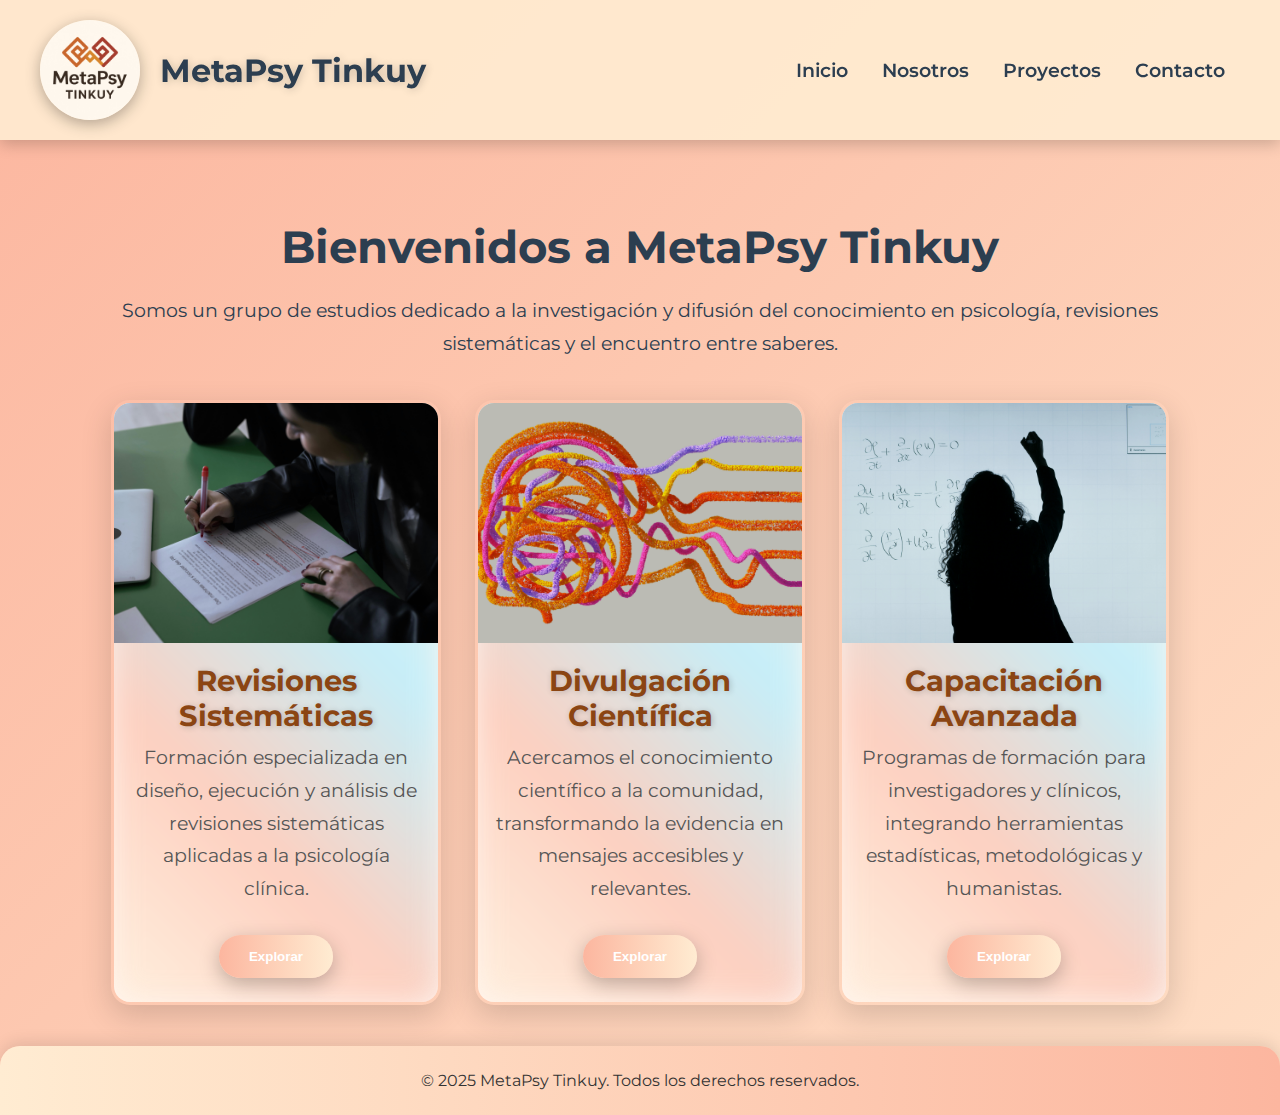
<file: metapsy-tinkuy/index.html>
<!DOCTYPE html>
<html lang="es">
<head>
<meta charset="UTF-8">
<title>MetaPsy Tinkuy - Inicio</title>
<link href="https://fonts.googleapis.com/css2?family=Montserrat:wght@400;600;700&display=swap" rel="stylesheet">
<style>
/* ===== BASE ===== */
* { margin: 0; padding: 0; box-sizing: border-box; }
body {
  font-family: 'Montserrat', sans-serif;
  background: linear-gradient(-45deg, #ffecd2, #fcb69f, #ffecd2, #fcb69f);
  background-size: 400% 400%;
  animation: gradientBG 20s ease infinite;
  color: #2c3e50;
  scroll-behavior: smooth;
}

/* ===== HEADER ===== */
header {
  display: flex;
  align-items: center;
  justify-content: space-between;
  padding: 20px 40px;
  background: rgba(255,236,210,0.9);
  box-shadow: 0 4px 15px rgba(0,0,0,0.2);
  position: sticky;
  top: 0;
  z-index: 1000;
}

header .logo-title {
  display: flex;
  align-items: center;
  gap: 20px; /* separa título del logo */
}

header img {
  border-radius: 50%;
  box-shadow: 0 4px 15px rgba(0,0,0,0.3);
  transition: transform 0.5s, box-shadow 0.5s;
}

header img:hover {
  transform: scale(1.15) rotate(5deg);
  box-shadow: 0 0 25px #00ff88, 0 0 40px #00ff88;
}

header h1 {
  font-size: 2rem;
  color: #2c3e50;
  text-shadow: 1px 1px 8px rgba(0,0,0,0.2);
  animation: textGlow 2s ease-in-out infinite;
}

nav a {
  margin: 0 15px;
  text-decoration: none;
  color: #2c3e50;
  font-weight: 600;
  font-size: 1.2rem; /* más grande */
  transition: all 0.3s ease;
}
nav a:hover { color: #ff5a36; text-shadow: 0 0 8px #ff5a36; }

/* ===== MAIN ===== */
main {
  max-width: 1100px;
  margin: 80px auto 40px auto; /* más espacio arriba */
  padding: 0 20px;
  text-align: center;
}

main h2 {
  font-size: 2.8rem;
  color: #2c3e50;
  margin-bottom: 20px;
  animation: textGlow 2s ease-in-out infinite;
}

main p {
  font-size: 1.2rem;
  line-height: 1.7;
  margin-bottom: 15px;
}

/* ===== TARJETAS INICIO ===== */
.inicio-cards {
  display: grid;
  grid-template-columns: repeat(auto-fit, minmax(320px, 1fr));
  gap: 2rem;
  margin-top: 40px;
}

.inicio-card {
  background: #fff7f2;
  border-radius: 20px;
  overflow: hidden;
  box-shadow: 0 10px 30px rgba(0,0,0,0.15);
  border: 4px solid transparent;
  background-clip: padding-box;
  position: relative;
  transition: transform 0.5s, box-shadow 0.5s, border 1s;
  opacity: 0;
  transform: translateY(40px);
}

.inicio-card::before {
  content: "";
  position: absolute;
  top: -4px; left: -4px; right: -4px; bottom: -4px;
  border-radius: 24px;
  background: linear-gradient(45deg, #ffecd2, #fcb69f, #a0eaff, #ffecd2);
  z-index: -1;
  filter: blur(15px);
  opacity: 0.6;
  animation: borderGlow 6s linear infinite;
}

.inicio-card img {
  width: 100%;
  height: 240px;
  object-fit: cover;
  transition: transform 0.5s, filter 0.5s;
  filter: brightness(0.95);
}

.inicio-card:hover img {
  transform: scale(1.05);
  filter: brightness(1.05);
}

.inicio-card h3 {
  margin: 1rem 0 0.5rem 0;
  color: #8B4513;
  font-size: 1.8rem;
  text-shadow: 1px 1px 6px rgba(0,0,0,0.2);
}

.inicio-card p {
  padding: 0 1rem 1rem 1rem;
  color: #555;
}

.inicio-card .btn {
  margin-bottom: 1.5rem;
}

/* ===== BOTONES ===== */
.btn {
  display: inline-block;
  padding: 14px 30px; /* más grande */
  border-radius: 25px;
  border: none;
  background: linear-gradient(90deg, #fcb69f, #ffecd2);
  color: #fff;
  font-weight: 600;
  cursor: pointer;
  transition: all 0.3s ease;
  box-shadow: 0 6px 20px rgba(0,0,0,0.25);
}
.btn:hover {
  transform: scale(1.05);
  box-shadow: 0 10px 30px rgba(0,0,0,0.3);
}

/* ===== FOOTER ===== */
footer {
  text-align: center;
  padding: 25px;
  margin-top: 40px;
  background: linear-gradient(90deg, #ffecd2, #fcb69f);
  border-top-left-radius: 20px;
  border-top-right-radius: 20px;
  color: #333;
  box-shadow: 0 -4px 15px rgba(0,0,0,0.1);
}

/* ===== ANIMACIONES ===== */
@keyframes fadeInUp { to { opacity: 1; transform: translateY(0); } }
@keyframes gradientBG { 0% {background-position:0% 50%;} 50% {background-position:100% 50%;} 100% {background-position:0% 50%;} }
@keyframes textGlow { 0%,100% { text-shadow: 2px 2px 8px rgba(0,0,0,0.2); } 50% { text-shadow: 0 0 20px #2c3e50, 0 0 30px #2c3e50; } }
@keyframes borderGlow { 0% { transform: rotate(0deg); } 50% { transform: rotate(180deg); } 100% { transform: rotate(360deg); } }

/* ===== RESPONSIVE ===== */
@media (max-width: 768px) { main h2 { font-size: 2.2rem; } }
@media (max-width: 480px) {
  header { flex-direction: column; text-align: center; }
  header img { margin-bottom: 10px; }
  nav { margin-top: 10px; }
  nav a { font-size: 1rem; }
  .inicio-card img { height: 200px; }
}
</style>
</head>
<body>

<header>
  <div class="logo-title">
    <img src="logometapsytinkuy.jpeg" alt="Logo MetaPsy Tinkuy" width="100">
    <h1>MetaPsy Tinkuy</h1>
  </div>
  <nav>
    <a href="index.html">Inicio</a>
    <a href="nosotros.html">Nosotros</a>
    <a href="proyectos.html">Proyectos</a>
    <a href="contacto.html">Contacto</a>
  </nav>
</header>

<main>
  <h2>Bienvenidos a MetaPsy Tinkuy</h2>
  <p>Somos un grupo de estudios dedicado a la investigación y difusión del conocimiento en psicología, revisiones sistemáticas y el encuentro entre saberes.</p>

  <div class="inicio-cards">
    <div class="inicio-card">
      <img src="revisionessistematicas.jpg" alt="Revisiones Sistemáticas">
      <h3>Revisiones Sistemáticas</h3>
      <p>Formación especializada en diseño, ejecución y análisis de revisiones sistemáticas aplicadas a la psicología clínica.</p>
      <button class="btn">Explorar</button>
    </div>

    <div class="inicio-card">
      <img src="divulgacioncientifica.jpg" alt="Divulgación Científica">
      <h3>Divulgación Científica</h3>
      <p>Acercamos el conocimiento científico a la comunidad, transformando la evidencia en mensajes accesibles y relevantes.</p>
      <button class="btn">Explorar</button>
    </div>

    <div class="inicio-card">
      <img src="capacitacionespecializada.jpg" alt="Capacitación Avanzada">
      <h3>Capacitación Avanzada</h3>
      <p>Programas de formación para investigadores y clínicos, integrando herramientas estadísticas, metodológicas y humanistas.</p>
      <button class="btn">Explorar</button>
    </div>
  </div>
</main>

<footer>
  <p>&copy; 2025 MetaPsy Tinkuy. Todos los derechos reservados.</p>
</footer>

<script>
const cards = document.querySelectorAll('.inicio-card');
const observer = new IntersectionObserver(entries => {
  entries.forEach(entry => {
    if(entry.isIntersecting){
      entry.target.style.opacity = 1;
      entry.target.style.transform = 'translateY(0)';
    }
  });
}, {threshold:0.3});

cards.forEach(card => observer.observe(card));
</script>
</body>
</html>
</file>
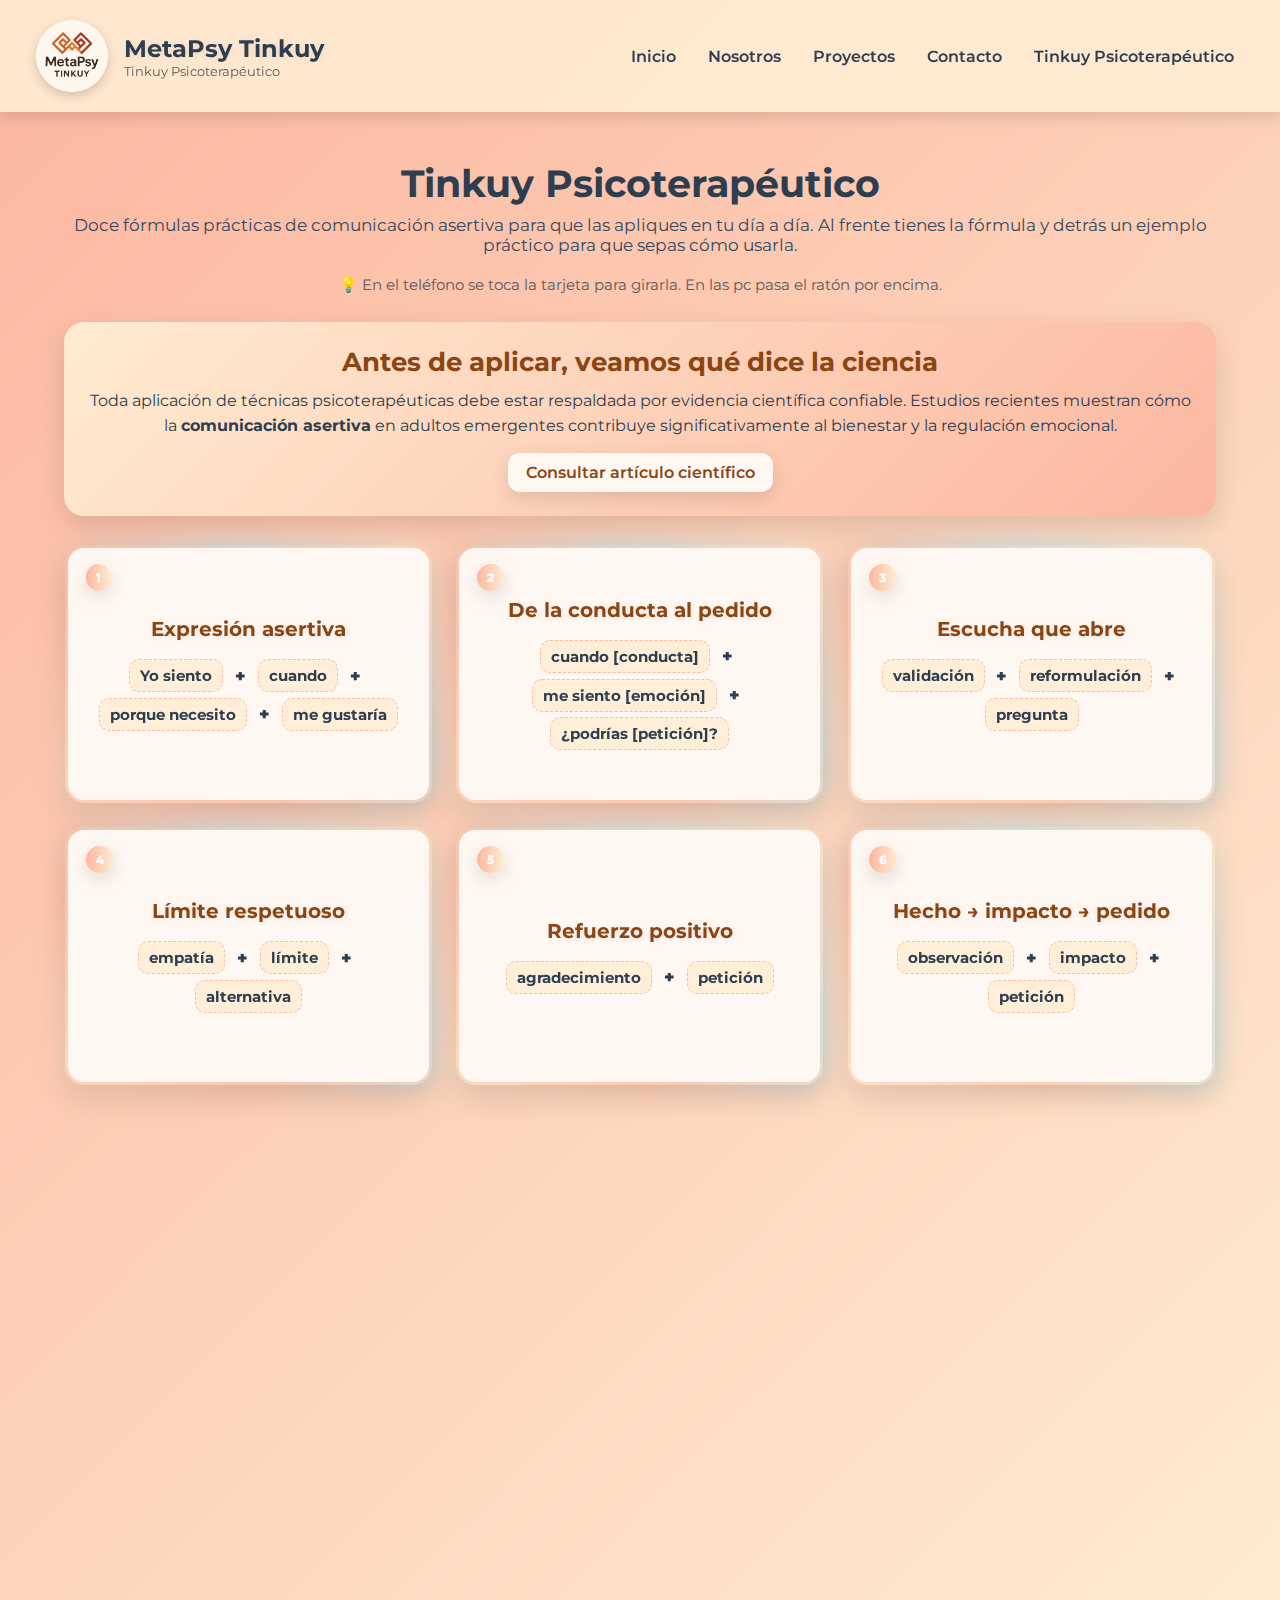
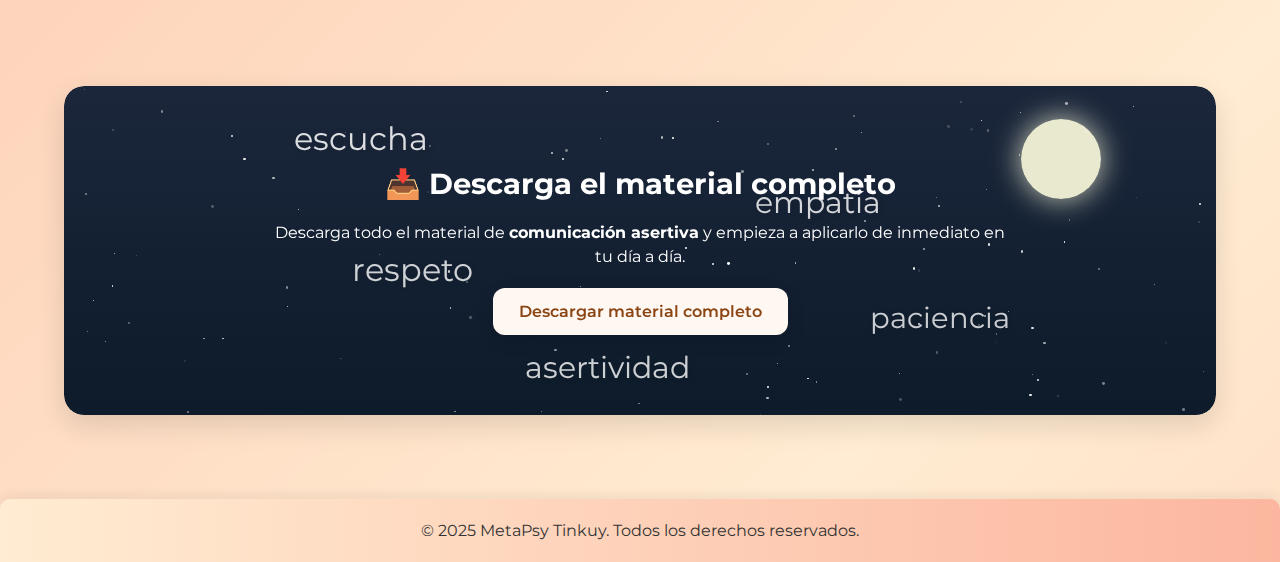
<file: tinkuy_psicoterapeutico/index.html>
<!DOCTYPE html>
<html lang="es">
<head>
  <meta charset="utf-8" />
  <meta name="viewport" content="width=device-width, initial-scale=1" />
  <title>MetaPsy Tinkuy — Tinkuy Psicoterapéutico</title>
  <link rel="icon" href="../favicon.png" type="image/png" />
  <link href="https://fonts.googleapis.com/css2?family=Montserrat:wght@400;600;700&display=swap" rel="stylesheet">

  <style>
    /* ===== BASE ===== */
    * { box-sizing: border-box; margin: 0; padding: 0; }
    html, body { height: 100%; }
    body {
      font-family: 'Montserrat', sans-serif;
      background: linear-gradient(-45deg, #ffecd2, #fcb69f, #ffecd2, #fcb69f);
      background-size: 400% 400%;
      animation: gradientBG 20s ease infinite;
      color: #2c3e50;
      -webkit-font-smoothing:antialiased;
      scroll-behavior: smooth;
      display: flex;
      flex-direction: column;
      min-height: 100vh;
    }

    /* ===== HEADER ===== */
    header {
      display:flex; align-items:center; justify-content:space-between;
      padding:20px 36px;
      background: rgba(255,236,210,0.92);
      box-shadow: 0 4px 15px rgba(0,0,0,0.14);
      position: sticky; top:0; z-index:1100;
      backdrop-filter: blur(6px);
    }
    .logo-title { display:flex; align-items:center; gap:16px; }
    .logo-title img { width:72px; height:72px; border-radius:50%; object-fit:cover; box-shadow: 0 4px 12px rgba(0,0,0,0.18); transition: transform .45s ease; }
    .logo-title img:hover { transform: scale(1.08) rotate(3deg); }
    header h1 { font-size:1.5rem; color:#2c3e50; text-shadow: 1px 1px 8px rgba(0,0,0,0.08); }

    nav { display:flex; gap:12px; align-items:center; }
    nav a { text-decoration:none; color:#2c3e50; font-weight:600; padding:6px 10px; border-radius:8px; transition: all .22s ease; }
    nav a:hover { color:#ff5a36; text-shadow: 0 0 8px #ff5a36; background: rgba(255,255,255,0.35); }

    /* ===== MAIN ===== */
    main { max-width:1200px; width:100%; margin:48px auto; padding: 0 24px; flex:1; }
    main h2 { font-size:2.4rem; text-align:center; margin-bottom:8px; animation:textGlow 2s ease-in-out infinite; }
    main p.lead { text-align:center; font-size:1.05rem; color:#35495e; margin-bottom:20px; }

    .tap-hint { text-align:center; color:#5b5b5b; margin-bottom:18px; font-size:.95rem; }

    /* ===== GRID (3 por fila) ===== */
    .grid {
      display: grid;
      grid-template-columns: repeat(3, 1fr);
      gap: 22px;
      align-items: stretch;
    }
    @media (max-width: 1024px) { .grid { grid-template-columns: repeat(2, 1fr); } }
    @media (max-width: 640px) { .grid { grid-template-columns: 1fr; } }

    /* ===== FLIP CARD - estilo rico (no simplificado) ===== */
    .flip-card { perspective: 1400px; opacity: 0; transform: translateY(24px); transition: opacity .6s ease, transform .6s ease; }
    .flip-card.inview { opacity: 1; transform: translateY(0); }

    .flip-inner {
      position: relative;
      width: 100%;
      height: 260px;
      transform-style: preserve-3d;
      transition: transform .8s cubic-bezier(.2,.7,.2,1);
      border-radius: 20px;
      overflow: visible;
      margin: 0;
    }

    /* rotate on hover for desktop */
    .flip-card:hover .flip-inner { transform: rotateY(180deg); }

    /* class to toggle on touch devices */
    .flip-card.flipped .flip-inner { transform: rotateY(180deg); }

    .flip-face {
      position: absolute;
      inset: 0;
      display: flex;
      flex-direction: column;
      align-items: center;
      justify-content: center;
      padding: 20px 22px;
      backface-visibility: hidden;
      border-radius: 20px;
      background: #fff7f2;
      border: 4px solid transparent;
      background-clip: padding-box;
      box-shadow: 0 12px 30px rgba(0,0,0,0.12);
    }

    /* decorative blurred gradient border behind card */
    .flip-face::before {
      content: "";
      position: absolute;
      inset: -4px;
      border-radius: 24px;
      z-index: -1;
      background: linear-gradient(45deg, #ffecd2, #fcb69f, #a0eaff, #ffecd2);
      filter: blur(14px);
      opacity: .68;
      animation: borderGlow 8s linear infinite;
    }

    .front { text-align:center; gap:10px; }
    .front h3 { margin-bottom:8px; font-size:1.25rem; color:#8B4513; text-shadow: 1px 1px 6px rgba(0,0,0,0.08); }
    .formula { font-weight:700; font-size:1.05rem; color:#2c3e50; display:inline-flex; gap:.35rem; align-items:center; flex-wrap:wrap; justify-content:center; }
    .formula .token { display:inline-block; padding:6px 10px; border-radius:10px; background: rgba(255,236,210,0.8); border: 1px dashed rgba(252,182,159,0.85); font-size:.95rem; }
    .formula .plus { display:inline-block; font-weight:900; padding:0 .40rem; color:#2c3e50; }

    .back { transform: rotateY(180deg); text-align:left; background: linear-gradient(135deg,#ffffff,#f7f7f7); }
    .back h4 { font-size:1.05rem; color:#8B4513; margin-bottom:8px; }
    .back p { color:#333; line-height:1.55; font-size:.99rem; }

    .badge { position: absolute; left: 18px; top: 16px; display:inline-block; font-size:.75rem; font-weight:800; padding:6px 10px; border-radius:999px; background: linear-gradient(90deg,#fcb69f,#ffecd2); color:#fff; box-shadow: 0 6px 18px rgba(0,0,0,0.12); }

    /* subtle hover lift */
    .flip-card .flip-inner { will-change: transform; }
    .flip-card:hover { transform: translateY(-6px); transition: transform .25s ease; }

    /* small screens: reduce height a bit */
    @media (max-width: 480px) {
      .flip-inner { height:220px; }
    }

    /* ===== FOOTER ===== */
    footer { text-align:center; padding:22px 18px; background: linear-gradient(90deg,#ffecd2,#fcb69f); color:#333; border-top-left-radius: 10px; border-top-right-radius:10px; box-shadow: 0 -4px 12px rgba(0,0,0,0.06); }

    /* ===== ANIMACIONES ===== */
    @keyframes gradientBG { 0%{ background-position:0% 50% } 50%{ background-position:100% 50% } 100%{ background-position:0% 50% } }
    @keyframes textGlow { 0%,100%{ text-shadow: 2px 2px 8px rgba(0,0,0,0.12);} 50%{ text-shadow: 0 0 18px #2c3e50; } }
    @keyframes borderGlow { 0%{ transform: rotate(0deg);} 50%{ transform: rotate(180deg);} 100%{ transform: rotate(360deg);} }

    /* small utility */
    .sr-only { position:absolute!important; width:1px;height:1px;padding:0;margin:-1px;overflow:hidden;clip:rect(0,0,0,0);white-space:nowrap;border:0; }
  </style>
</head>

<body>
  <!-- ===== HEADER ===== -->
  <header>
    <div class="logo-title">
      <img src="../logometapsytinkuy.jpeg" alt="Logo MetaPsy Tinkuy" width="72" height="72">
      <div>
        <h1>MetaPsy Tinkuy</h1>
        <div style="font-size:.82rem;color:#5b5b5b;">Tinkuy Psicoterapéutico</div>
      </div>
    </div>

    <nav aria-label="Navegación principal">
      <a href="../index.html">Inicio</a>
      <a href="../nosotros.html">Nosotros</a>
      <a href="../proyectos.html">Proyectos</a>
      <a href="../contacto.html">Contacto</a>
      <a href="./index.html" aria-current="page">Tinkuy Psicoterapéutico</a>
    </nav>
  </header>

  <!-- ===== MAIN ===== -->
  <main>
    <h2>Tinkuy Psicoterapéutico</h2>
    <p class="lead">Doce fórmulas prácticas de comunicación asertiva para que las apliques en tu día a día. Al frente tienes la fórmula y detrás un ejemplo práctico para que sepas cómo usarla.</p>

    <p class="tap-hint">💡 En el teléfono se toca la tarjeta para girarla. En las pc pasa el ratón por encima.</p>

    <!-- ===== Sección de respaldo científico ===== -->
<section id="evidencia-cientifica" style="background: linear-gradient(135deg,#ffecd2,#fcb69f); padding:24px; border-radius:20px; margin:28px 0; box-shadow:0 10px 28px rgba(0,0,0,0.12);">
  <h3 style="color:#8B4513; text-align:center; margin-bottom:12px; font-size:1.6rem;">Antes de aplicar, veamos qué dice la ciencia</h3>
  <p style="color:#2c3e50; font-size:1rem; line-height:1.55; text-align:center; margin-bottom:14px;">
    Toda aplicación de técnicas psicoterapéuticas debe estar respaldada por evidencia científica confiable. Estudios recientes muestran cómo la <strong>comunicación asertiva</strong> en adultos emergentes contribuye significativamente al bienestar y la regulación emocional.
  </p>
  <p style="text-align:center;">
    <a href="https://www.frontiersin.org/articles/10.3389/feduc.2023.1058519/full" target="_blank" style="display:inline-block; padding:10px 18px; font-weight:600; border-radius:12px; background: #fff7f2; color:#8B4513; text-decoration:none; box-shadow:0 6px 18px rgba(0,0,0,0.12); transition: all .22s ease;">
      Consultar artículo científico
    </a>
  </p>
</section>

    <section class="grid" aria-label="Tarjetas de fórmulas">
      <!-- CARD 01 -->
      <article class="flip-card" tabindex="0" role="button" aria-pressed="false" aria-label="Fórmula 1">
        <div class="flip-inner" aria-hidden="false">
          <div class="flip-face front" aria-hidden="false">
            <span class="badge">1</span>
            <h3>Expresión asertiva</h3>
            <p class="formula">
              <span class="token">Yo siento</span>
              <span class="plus">+</span>
              <span class="token">cuando</span>
              <span class="plus">+</span>
              <span class="token">porque necesito</span>
              <span class="plus">+</span>
              <span class="token">me gustaría</span>
            </p>
          </div>

          <div class="flip-face back" aria-hidden="true">
            <h4>Ejemplo</h4>
            <p>"Yo me siento <strong>frustrado</strong> cuando los planes cambian a última hora, porque necesito <strong>organizarme</strong>. Me gustaría que me avises con al menos <strong>24 horas</strong> de anticipación."</p>
          </div>
        </div>
      </article>

      <!-- CARD 02 -->
      <article class="flip-card" tabindex="0" role="button" aria-pressed="false" aria-label="Fórmula 2">
        <div class="flip-inner">
          <div class="flip-face front">
            <span class="badge">2</span>
            <h3>De la conducta al pedido</h3>
            <p class="formula">
              <span class="token">cuando [conducta]</span>
              <span class="plus">+</span>
              <span class="token">me siento [emoción]</span>
              <span class="plus">+</span>
              <span class="token">¿podrías [petición]?</span>
            </p>
          </div>

          <div class="flip-face back">
            <h4>Ejemplo</h4>
            <p>"Cuando hablas por el altavoz durante la noche me siento <strong>tenso</strong> porque necesito <strong>descansar</strong>. ¿Podrías usar audífonos después de las <strong>10 pm</strong>?"</p>
          </div>
        </div>
      </article>

      <!-- CARD 03 -->
      <article class="flip-card" tabindex="0" role="button" aria-pressed="false" aria-label="Fórmula 3">
        <div class="flip-inner">
          <div class="flip-face front">
            <span class="badge">3</span>
            <h3>Escucha que abre</h3>
            <p class="formula">
              <span class="token">validación</span>
              <span class="plus">+</span>
              <span class="token">reformulación</span>
              <span class="plus">+</span>
              <span class="token">pregunta</span>
            </p>
          </div>

          <div class="flip-face back">
            <h4>Ejemplo</h4>
            <p>"Tiene sentido que estés <strong>molesto</strong>. Si entiendo bien, te preocupa el <strong>plazo</strong>. ¿Qué te ayudaría a sentirte más tranquilo ahora?"</p>
          </div>
        </div>
      </article>

      <!-- CARD 04 -->
      <article class="flip-card" tabindex="0" role="button" aria-pressed="false" aria-label="Fórmula 4">
        <div class="flip-inner">
          <div class="flip-face front">
            <span class="badge">4</span>
            <h3>Límite respetuoso</h3>
            <p class="formula">
              <span class="token">empatía</span>
              <span class="plus">+</span>
              <span class="token">límite</span>
              <span class="plus">+</span>
              <span class="token">alternativa</span>
            </p>
          </div>

          <div class="flip-face back">
            <h4>Ejemplo</h4>
            <p>"Entiendo que quieras conversar ahora. <strong>No puedo</strong> atenderte en este momento. ¿Te parece si hablamos a las <strong>6 pm</strong>?"</p>
          </div>
        </div>
      </article>

      <!-- CARD 05 -->
      <article class="flip-card" tabindex="0" role="button" aria-pressed="false" aria-label="Fórmula 5">
        <div class="flip-inner">
          <div class="flip-face front">
            <span class="badge">5</span>
            <h3>Refuerzo positivo</h3>
            <p class="formula">
              <span class="token">agradecimiento</span>
              <span class="plus">+</span>
              <span class="token">petición</span>
            </p>
          </div>

          <div class="flip-face back">
            <h4>Ejemplo</h4>
            <p>"Gracias por tu apoyo con la mudanza. ¿Podrías también ayudarme a <strong>etiquetar las cajas</strong> mañana por la tarde?"</p>
          </div>
        </div>
      </article>

      <!-- CARD 06 -->
      <article class="flip-card" tabindex="0" role="button" aria-pressed="false" aria-label="Fórmula 6">
        <div class="flip-inner">
          <div class="flip-face front">
            <span class="badge">6</span>
            <h3>Hecho → impacto → pedido</h3>
            <p class="formula">
              <span class="token">observación</span>
              <span class="plus">+</span>
              <span class="token">impacto</span>
              <span class="plus">+</span>
              <span class="token">petición</span>
            </p>
          </div>

          <div class="flip-face back">
            <h4>Ejemplo</h4>
            <p>"Noté que el informe llegó <strong>sin las referencias</strong>; me dificulta revisarlo. ¿Podrías <strong>adjuntarlas</strong> hoy?"</p>
          </div>
        </div>
      </article>

      <!-- CARD 07 -->
      <article class="flip-card" tabindex="0" role="button" aria-pressed="false" aria-label="Fórmula 7">
        <div class="flip-inner">
          <div class="flip-face front">
            <span class="badge">7</span>
            <h3>Desescalar</h3>
            <p class="formula">
              <span class="token">pausa</span>
              <span class="plus">+</span>
              <span class="token">hechos</span>
              <span class="plus">+</span>
              <span class="token">colaborar</span>
            </p>
          </div>

          <div class="flip-face back">
            <h4>Ejemplo</h4>
            <p>"Démonos <strong>5 minutos</strong>. Lo que pasó fue que <strong>no llegó el archivo</strong>. Mi intención es <strong>resolverlo juntos</strong>."</p>
          </div>
        </div>
      </article>

      <!-- CARD 08 -->
      <article class="flip-card" tabindex="0" role="button" aria-pressed="false" aria-label="Fórmula 8">
        <div class="flip-inner">
          <div class="flip-face front">
            <span class="badge">8</span>
            <h3>Escucha activa</h3>
            <p class="formula">
              <span class="token">parafraseo</span>
              <span class="plus">+</span>
              <span class="token">reflejo</span>
              <span class="plus">+</span>
              <span class="token">síntesis</span>
            </p>
          </div>

          <div class="flip-face back">
            <h4>Ejemplo</h4>
            <p>"Entonces, lo que dices es que el <strong>plazo</strong> es ajustado y te sientes <strong>presionado</strong>. En resumen, necesitas <strong>apoyo</strong> con la parte final."</p>
          </div>
        </div>
      </article>

      <!-- CARD 09 -->
      <article class="flip-card" tabindex="0" role="button" aria-pressed="false" aria-label="Fórmula 9">
        <div class="flip-inner">
          <div class="flip-face front">
            <span class="badge">9</span>
            <h3>Negociación simple</h3>
            <p class="formula">
              <span class="token">yo necesito</span>
              <span class="plus">+</span>
              <span class="token">negociemos</span>
              <span class="plus">+</span>
              <span class="token">acuerdo</span>
            </p>
          </div>

          <div class="flip-face back">
            <h4>Ejemplo</h4>
            <p>"Yo necesito <strong>dos horas</strong> para terminar. Negociemos la entrega: ¿te parece que lo envíe a las <strong>7 pm</strong> y revisamos mañana?"</p>
          </div>
        </div>
      </article>

      <!-- CARD 10 -->
      <article class="flip-card" tabindex="0" role="button" aria-pressed="false" aria-label="Fórmula 10">
        <div class="flip-inner">
          <div class="flip-face front">
            <span class="badge">10</span>
            <h3>Decir no con respeto</h3>
            <p class="formula">
              <span class="token">aprecio</span>
              <span class="plus">+</span>
              <span class="token">no</span>
              <span class="plus">+</span>
              <span class="token">alternativa</span>
            </p>
          </div>

          <div class="flip-face back">
            <h4>Ejemplo</h4>
            <p>"Aprecio que me consideres. <strong>No puedo</strong> este fin de semana por un <strong>compromiso familiar</strong>. ¿Te parece si te ayudo el <strong>miércoles</strong>?"</p>
          </div>
        </div>
      </article>

      <!-- CARD 11 -->
      <article class="flip-card" tabindex="0" role="button" aria-pressed="false" aria-label="Fórmula 11">
        <div class="flip-inner">
          <div class="flip-face front">
            <span class="badge">11</span>
            <h3>Feedback breve</h3>
            <p class="formula">
              <span class="token">elogio</span>
              <span class="plus">+</span>
              <span class="token">mejora</span>
              <span class="plus">+</span>
              <span class="token">cierre</span>
            </p>
          </div>

          <div class="flip-face back">
            <h4>Ejemplo</h4>
            <p>"Me gustó la <strong>claridad</strong> del informe. Mejoraría la sección de <strong>métodos</strong>. Cierra excelente si agregas las <strong>fuentes</strong>."</p>
          </div>
        </div>
      </article>

      <!-- CARD 12 -->
      <article class="flip-card" tabindex="0" role="button" aria-pressed="false" aria-label="Fórmula 12">
        <div class="flip-inner">
          <div class="flip-face front">
            <span class="badge">12</span>
            <h3>Pedir tiempo</h3>
            <p class="formula">
              <span class="token">tiempo fuera</span>
              <span class="plus">+</span>
              <span class="token">autorregulación</span>
              <span class="plus">+</span>
              <span class="token">reprogramar</span>
            </p>
          </div>

          <div class="flip-face back">
            <h4>Ejemplo</h4>
            <p>"Estoy <strong>muy alterado</strong> ahora y no quiero decir algo que <strong>lamentemos</strong>. Tomo <strong>20 minutos</strong> y retomamos a las <strong>6:30</strong>."</p>
          </div>
        </div>
      </article>

    </section>
<!-- ===== BLOQUE DESCARGA MATERIAL COMPLETO - NOCHE INTERACTIVA ===== -->
<section style="position:relative; padding:80px 24px; border-radius:20px; margin:36px 0; box-shadow:0 10px 28px rgba(0,0,0,0.12); text-align:center; overflow:hidden;">

  <!-- ===== CIELO NOCTURNO ===== -->
  <div class="sky-container" aria-hidden="true" style="position:absolute; inset:0; overflow:hidden; border-radius:20px; z-index:0;">
    <div class="sky" style="position:absolute; inset:0; background: linear-gradient(to top, #0d1b2a, #1b263b);"></div>
    <!-- Estrellas -->
    <div class="stars" style="position:absolute; inset:0; pointer-events:none;"></div>
    <!-- Luna -->
    <div class="moon" style="position:absolute; top:10%; right:10%; width:80px; height:80px; border-radius:50%; background: rgba(255,255,224,0.9); box-shadow:0 0 30px rgba(255,255,224,0.8); cursor:pointer;"></div>
    <!-- Nubes -->
    <div class="cloud-container" style="position:absolute; inset:0; pointer-events:auto; perspective:1000px;">
      <div class="cloud" style="position:absolute; top:5%; left:-250px; width:220px; height:120px; background: rgba(255,255,255,0.15); border-radius:120px; filter: blur(8px); transform: translateZ(80px); animation:cloudMove1 60s linear infinite;"></div>
      <div class="cloud" style="position:absolute; top:20%; left:-280px; width:260px; height:130px; background: rgba(255,255,255,0.12); border-radius:130px; filter: blur(9px); transform: translateZ(60px); animation:cloudMove2 75s linear infinite;"></div>
      <div class="cloud" style="position:absolute; top:40%; left:-300px; width:200px; height:100px; background: rgba(255,255,255,0.1); border-radius:100px; filter: blur(7px); transform: translateZ(40px); animation:cloudMove3 90s linear infinite;"></div>
      <!-- Palabras flotantes -->
      <span class="cloud-word" style="position:absolute; top:10%; left:20%; font-size:2rem; color:rgba(255,255,255,0.85); text-shadow:2px 2px 8px rgba(0,0,0,0.15); animation:floatWord 8s ease-in-out infinite;">escucha</span>
      <span class="cloud-word" style="position:absolute; top:30%; left:60%; font-size:1.9rem; color:rgba(255,255,255,0.82); text-shadow:2px 2px 6px rgba(0,0,0,0.12); animation:floatWord 10s ease-in-out infinite;">empatía</span>
      <span class="cloud-word" style="position:absolute; top:50%; left:25%; font-size:2rem; color:rgba(255,255,255,0.8); text-shadow:2px 2px 6px rgba(0,0,0,0.12); animation:floatWord 12s ease-in-out infinite;">respeto</span>
      <span class="cloud-word" style="position:absolute; top:65%; left:70%; font-size:1.8rem; color:rgba(255,255,255,0.78); text-shadow:2px 2px 6px rgba(0,0,0,0.12); animation:floatWord 14s ease-in-out infinite;">paciencia</span>
      <span class="cloud-word" style="position:absolute; top:80%; left:40%; font-size:1.9rem; color:rgba(255,255,255,0.8); text-shadow:2px 2px 6px rgba(0,0,0,0.12); animation:floatWord 16s ease-in-out infinite;">asertividad</span>
    </div>
  </div>

  <!-- ===== CONTENIDO DEL BLOQUE ===== -->
  <div style="position:relative; z-index:1;">
    <h3 style="color:#fff; font-size:1.8rem; margin-bottom:20px;">📥 Descarga el material completo</h3>
    <p style="max-width:750px; margin:12px auto; color:#fff; font-size:1rem; line-height:1.55;">
      Descarga todo el material de <strong>comunicación asertiva</strong> y empieza a aplicarlo de inmediato en tu día a día.
    </p>
    <p style="margin-top:18px;">
      <a href="material-comunicacion-asertiva.pdf" download
         style="display:inline-block; padding:14px 26px; font-weight:600; border-radius:12px; background:#fff7f2; color:#8B4513; text-decoration:none; box-shadow:0 6px 18px rgba(0,0,0,0.12); transition: all .22s ease;">
        Descargar material completo
      </a>
    </p>
  </div>

</section>

<style>
  /* Animaciones de nubes */
  @keyframes cloudMove1 {0%{left:-250px;} 100%{left:120%;}}
  @keyframes cloudMove2 {0%{left:-280px;} 100%{left:130%;}}
  @keyframes cloudMove3 {0%{left:-300px;} 100%{left:125%;}}

  /* Palabras flotantes */
  @keyframes floatWord {0%,100%{transform: translateY(0);} 50%{transform: translateY(-14px);}}
</style>

<script>
  const starsContainer = document.querySelector('.stars');
  const cloudWords = document.querySelectorAll('.cloud-word');
  const clouds = document.querySelectorAll('.cloud');
  const moon = document.querySelector('.moon');

  // Estrellas fijas
  for(let i=0;i<120;i++){
    const star = document.createElement('div');
    star.style.position='absolute';
    const size = Math.random()*2 + 1;
    star.style.width = `${size}px`;
    star.style.height = `${size}px`;
    star.style.borderRadius='50%';
    star.style.background='white';
    star.style.top = `${Math.random()*100}%`;
    star.style.left = `${Math.random()*100}%`;
    star.style.opacity = Math.random();
    starsContainer.appendChild(star);
  }

  // Estrellas fugaces curvas y aleatorias
  function createCurvedShootingStar(){
    const star = document.createElement('div');
    star.style.position='absolute';
    const startX = -50;
    const startY = Math.random()*50;
    const endX = 800 + Math.random()*200;
    const endY = 400 + Math.random()*100;
    const size = Math.random()*2 +1;
    star.style.width = `${size}px`;
    star.style.height = `${size*30}px`;
    star.style.background='linear-gradient(white, rgba(255,255,255,0))';
    star.style.top = `${startY}%`;
    star.style.left = `${startX}px`;
    star.style.transform = `rotate(${30 + Math.random()*30}deg)`;
    star.style.opacity = 1;
    star.style.pointerEvents = 'none';
    star.style.zIndex = 0;
    starsContainer.appendChild(star);

    const duration = 1200 + Math.random()*800;
    const startTime = performance.now();

    function animateStar(time){
      let t = (time - startTime)/duration;
      if(t>1) t=1;
      const x = startX + (endX-startX)*t;
      const y = startY*4 + (endY-startY*4)*t + 50*Math.sin(t*Math.PI*3);
      star.style.left = x+'px';
      star.style.top = y+'px';
      star.style.opacity = 1-t;

      cloudWords.forEach(word=>{
        const rect = word.getBoundingClientRect();
        const dx = (rect.left + rect.width/2) - x;
        const dy = (rect.top + rect.height/2) - y;
        const dist = Math.sqrt(dx*dx + dy*dy);
        if(dist < 100){
          word.style.transition='color 0.2s ease';
          word.style.color='rgba(255,255,255,1)';
        } else {
          word.style.color='';
        }
      });

      if(t<1) requestAnimationFrame(animateStar);
      else starsContainer.removeChild(star);
    }
    requestAnimationFrame(animateStar);
  }
  setInterval(createCurvedShootingStar, 2000);

  // ===== Interactividad de viento =====
  const skyContainer = document.querySelector('.cloud-container');
  skyContainer.addEventListener('mousemove', e=>{
    const centerX = window.innerWidth/2;
    const centerY = window.innerHeight/2;
    const dx = (e.clientX - centerX)/centerX;
    const dy = (e.clientY - centerY)/centerY;
    clouds.forEach((cloud,i)=>{
      cloud.style.transform = `translateZ(${80-i*20}px) translateX(${dx*20}px) translateY(${dy*10}px)`;
    });
    cloudWords.forEach((word,i)=>{
      word.style.transform = `translateY(${Math.sin(Date.now()/1000+i)*10 + dy*15}px) translateX(${dx*10}px)`;
    });
  });
</script>

    
  </main>

  <!-- ===== FOOTER ===== -->
  <footer>
    <p>&copy; 2025 MetaPsy Tinkuy. Todos los derechos reservados.</p>
  </footer>

  <script>
    // Intersection Observer: animar cards al entrar en viewport
    const io = new IntersectionObserver((entries) => {
      entries.forEach(entry => {
        if (entry.isIntersecting) entry.target.classList.add('inview');
      });
    }, { threshold: 0.18 });

    document.querySelectorAll('.flip-card').forEach(card => io.observe(card));

    // Soporte táctil / click: togglear clase 'flipped' en la tarjeta
    document.querySelectorAll('.flip-card').forEach(card => {
      card.addEventListener('click', (e) => {
        // evita que el clic sobre enlaces dentro de la tarjeta active el flip
        if (e.target.closest('a')) return;
        card.classList.toggle('flipped');
        card.setAttribute('aria-pressed', card.classList.contains('flipped'));
      });

      // accesibilidad: Enter o Espacio activa el flip
      card.addEventListener('keydown', (e) => {
        if (e.key === 'Enter' || e.key === ' ') {
          e.preventDefault();
          card.classList.toggle('flipped');
          card.setAttribute('aria-pressed', card.classList.contains('flipped'));
        }
      });
    });

    // Evitar que tarjeta quede marcada si se hace focus y se desplaza fuera
    window.addEventListener('resize', () => {
      document.querySelectorAll('.flip-card.flipped').forEach(c => {
        // en pantallas grandes dejamos el hover; en móviles aseguramos el estado
        if (window.innerWidth > 900) c.classList.remove('flipped');
      });
    });
  </script>
</body>
</html>
</file>
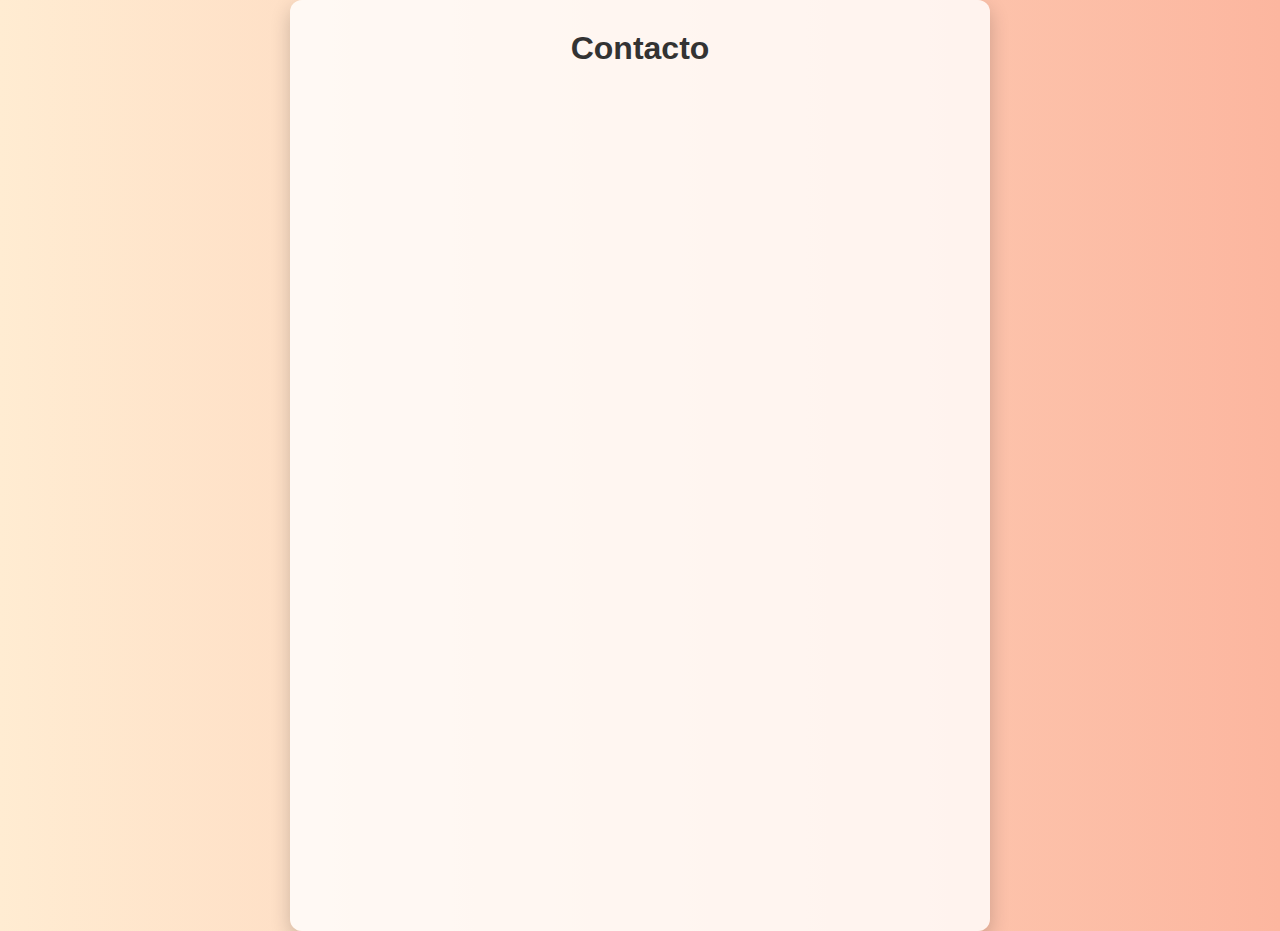
<file: contacto.html>
<!DOCTYPE html>
<html lang="es">
<head>
    <meta charset="UTF-8">
    <meta name="viewport" content="width=device-width, initial-scale=1.0">
    <title>Contacto</title>
    <style>
        * {
            margin: 0;
            padding: 0;
            box-sizing: border-box;
        }

        body {
            font-family: Arial, sans-serif;
            background: linear-gradient(to right, #ffecd2, #fcb69f);
            display: flex;
            justify-content: center;
            align-items: center;
            min-height: 100vh;
        }

        .container {
            width: 100%;
            max-width: 700px;
            background-color: #ffffffcc;
            padding: 30px;
            border-radius: 12px;
            box-shadow: 0 8px 20px rgba(0,0,0,0.2);
        }

        h1 {
            text-align: center;
            color: #333;
            margin-bottom: 30px;
        }

        iframe {
            width: 100%;
            height: 800px;
            border: none;
            border-radius: 8px;
        }

        @media (max-width: 600px) {
            .container {
                padding: 20px;
            }
            iframe {
                height: 600px;
            }
        }
    </style>
</head>
<body>
    <div class="container">
        <h1>Contacto</h1>
        <iframe src="https://forms.gle/4xKprQhusgDNeFqZ6">Cargando…</iframe>
    </div>
</body>
</html>
</file>
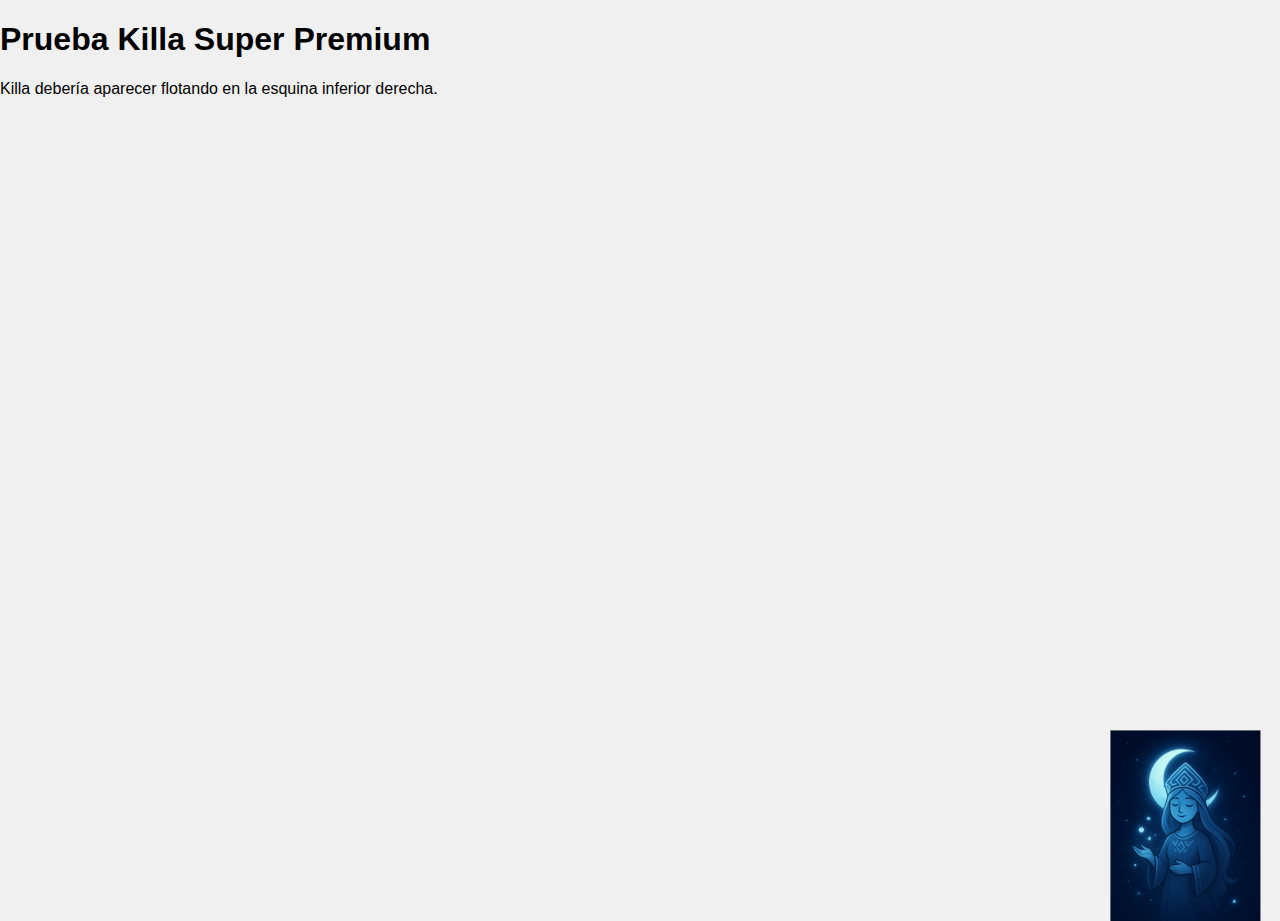
<file: killa-test.html>
<!DOCTYPE html>
<html lang="es">
<head>
  <meta charset="UTF-8">
  <meta name="viewport" content="width=device-width, initial-scale=1.0">
  <title>MetaPsyTinkuy - Killa Super Premium</title>
  <style>
    /* ===== Estilos Generales ===== */
    body {
      margin: 0;
      padding: 0;
      height: 100vh;
      font-family: Arial, Helvetica, sans-serif;
      background: #f0f0f0;
      overflow-x: hidden;
    }

    /* ===== Contenedor de Killa ===== */
    .killa-container {
      position: fixed;
      bottom: 20px;
      right: 20px;
      width: 150px;
      height: 150px;
      cursor: pointer;
      z-index: 1000;
    }

    .killa {
      width: 100%;
      transform-origin: center bottom;
      animation: breathe 4s ease-in-out infinite, sway 6s ease-in-out infinite;
      transition: transform 0.3s ease-in-out;
    }

    @keyframes breathe {
      0%,100% { transform: translateY(0px) rotate(0deg); }
      50% { transform: translateY(-5px) rotate(1deg); }
    }

    @keyframes sway {
      0%,100% { transform: translateX(0px); }
      50% { transform: translateX(3px); }
    }
  </style>
</head>
<body>
  <h1>Prueba Killa Super Premium</h1>
  <p>Killa debería aparecer flotando en la esquina inferior derecha.</p>

  <!-- ===== Contenedor Killa ===== -->
  <div class="killa-container">
    <img src="killa/images/Killa.png" alt="Killa" class="killa">
  </div>

  <script>
    const killa = document.querySelector('.killa');
    const container = document.querySelector('.killa-container');

    // ===== Seguir cursor =====
    container.addEventListener('mousemove', (e) => {
      const rect = container.getBoundingClientRect();
      const x = e.clientX - rect.left - rect.width / 2;
      const y = e.clientY - rect.top - rect.height / 2;
      const rotateX = y * 0.03;
      const rotateY = x * 0.03;
      killa.style.transform = `translateY(-2px) rotateX(${rotateX}deg) rotateY(${rotateY}deg)`;
    });

    // ===== Salto al clic =====
    container.addEventListener('click', () => {
      killa.style.transform += ' translateY(-20px)';
      setTimeout(() => {
        killa.style.transform = killa.style.transform.replace(' translateY(-20px)', '');
      }, 200);
    });

    // ===== Movimiento aleatorio pequeño =====
    function randomMove() {
      const x = (Math.random() - 0.5) * 4;
      const y = (Math.random() - 0.5) * 4;
      killa.style.transform += ` translate(${x}px, ${y}px)`;
      setTimeout(randomMove, 3000);
    }
    randomMove();
  </script>
</body>
</html>
</file>
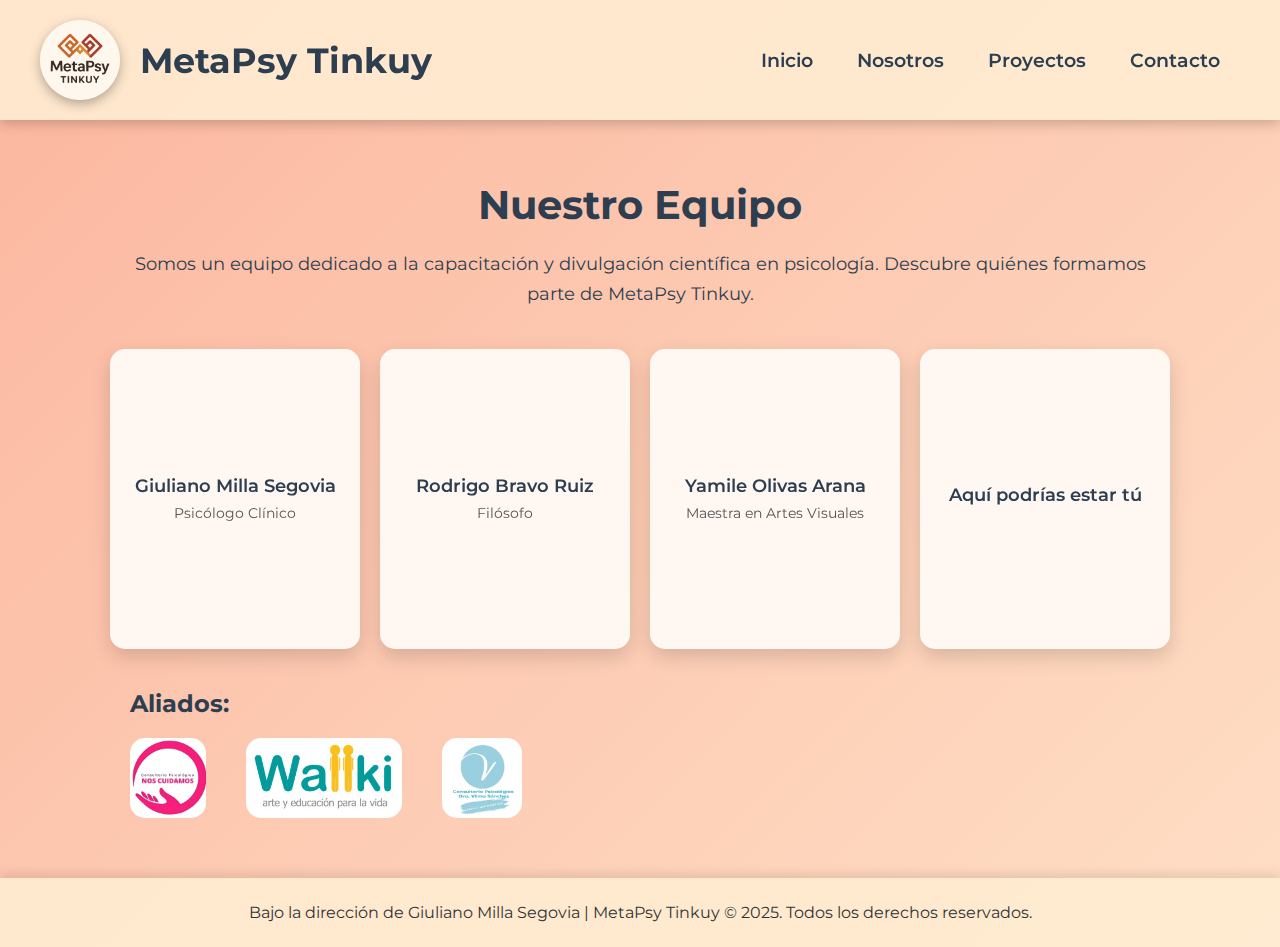
<file: nosotros.html>
<!DOCTYPE html>
<html lang="es">
<head>
<meta charset="UTF-8">
<title>MetaPsy Tinkuy - Nosotros</title>
<link href="https://fonts.googleapis.com/css2?family=Montserrat:wght@400;600;700&display=swap" rel="stylesheet">
<style>
* { margin:0; padding:0; box-sizing:border-box; }
body {
  font-family:'Montserrat', sans-serif;
  background: linear-gradient(-45deg, #ffecd2, #fcb69f, #ffecd2, #fcb69f);
  background-size: 400% 400%;
  animation: gradientBG 20s ease infinite;
  color: #2c3e50;
  text-align: center;
}
header {
  display:flex;
  align-items:center;
  justify-content:space-between;
  padding:20px 40px;
  background: rgba(255,236,210,0.9);
  box-shadow: 0 4px 12px rgba(0,0,0,0.2);
  position: sticky;
  top:0;
  z-index:1000;
}
header .logo-title {
  display:flex;
  align-items:center;
}
header img {
  border-radius:50%;
  box-shadow:0 4px 12px rgba(0,0,0,0.3);
  transition: transform 0.5s, box-shadow 0.5s;
  margin-right: 20px;
}
header img:hover {
  transform: scale(1.15) rotate(5deg);
  box-shadow: 0 0 20px rgba(255,126,95,0.6);
}
header h1 {
  font-size:2.2rem;
  color:#2c3e50;
  animation: textPulse 2s infinite;
}
nav a {
  margin: 0 20px;
  text-decoration:none;
  color:#2c3e50;
  font-weight:600;
  font-size:1.2rem;
}
nav a:hover { color:#ff5a36; }

main {
  max-width:1100px;
  margin:60px auto;
  padding:0 20px;
}
h2 { font-size:2.5rem; margin-bottom:20px; animation:textPulse 2s infinite; }
p.intro { font-size:1.1rem; margin-bottom:40px; line-height:1.7; }

.team-cards {
  display:flex;
  flex-wrap:wrap;
  justify-content:center;
  gap:20px;
}

/* Flip Cards mejoradas */
.flip-card { width:250px; height:300px; perspective:1000px; }
.flip-card-inner {
  position:relative;
  width:100%;
  height:100%;
  text-align:center;
  transition: transform 0.8s cubic-bezier(0.4,0.2,0.2,1);
  transform-style:preserve-3d;
  border-radius:15px;
}
.flip-card:hover .flip-card-inner { transform:rotateY(180deg); }

.flip-card-front, .flip-card-back {
  position:absolute;
  width:100%;
  height:100%;
  backface-visibility:hidden;
  border-radius:15px;
  display:flex;
  flex-direction:column;
  justify-content:center;
  align-items:center;
  padding:15px;
  box-shadow:0 8px 20px rgba(0,0,0,0.15);
  font-weight:600;
  font-size:1.1rem;
  background: #fff7f2;
}

.flip-card-front span { 
  display:block;
  margin-top:8px;
  font-weight:400;
  font-size:0.9rem;
  color:#555;
}

.flip-card-back {
  transform: rotateY(180deg);
  font-size:0.9rem;
  line-height:1.4;
  color:#2c3e50;
  background:#fff7f2;
}

/* Aliados */
.aliados-section { margin-top:40px; padding:0 20px; text-align:left; }
.aliados-section h3 { margin-bottom:20px; font-size:1.5rem; }
.aliados-logos {
  display:flex;
  justify-content:flex-start;
  gap:40px;
  flex-wrap:wrap;
}
.aliados-logos img {
  height:80px;
  width:auto;
  transition: transform 0.4s, box-shadow 0.4s;
  border-radius:15px;
}
.aliados-logos img:hover {
  transform: scale(1.2) translateY(-5px);
  box-shadow:0 12px 25px rgba(0,0,0,0.3);
}

/* Animaciones */
@keyframes gradientBG { 0%{background-position:0% 50%;}50%{background-position:100% 50%;}100%{background-position:0% 50%;} }
@keyframes textPulse {0%,100%{ text-shadow:2px 2px 10px rgba(0,0,0,0.2);} 50%{ text-shadow:0 0 25px #2c3e50,0 0 35px #2c3e50; }}
footer { text-align:center; padding:25px; background:rgba(255,236,210,0.9); color:#333; box-shadow:0 -4px 10px rgba(0,0,0,0.1); margin-top:40px; }
</style>
</head>
<body>

<header>
  <div class="logo-title">
    <img src="logometapsytinkuy.jpeg" alt="Logo" width="80">
    <h1>MetaPsy Tinkuy</h1>
  </div>
  <nav>
    <a href="index.html">Inicio</a>
    <a href="nosotros.html">Nosotros</a>
    <a href="proyectos.html">Proyectos</a>
    <a href="contacto.html">Contacto</a>
  </nav>
</header>

<main>
  <h2>Nuestro Equipo</h2>
  <p class="intro">Somos un equipo dedicado a la capacitación y divulgación científica en psicología. Descubre quiénes formamos parte de MetaPsy Tinkuy.</p>

  <div class="team-cards">
    <div class="flip-card">
      <div class="flip-card-inner">
        <div class="flip-card-front">
          Giuliano Milla Segovia
          <span>Psicólogo Clínico</span>
        </div>
        <div class="flip-card-back">Especialista en Psicología Clínica, Psicoterapeuta y Facilitador de la Ciencia</div>
      </div>
    </div>

    <div class="flip-card">
      <div class="flip-card-inner">
        <div class="flip-card-front">
          Rodrigo Bravo Ruiz
          <span>Filósofo</span>
        </div>
        <div class="flip-card-back">Logoterapeuta y experto en el análisis crítico aplicado a la psicoterapia</div>
      </div>
    </div>

    <div class="flip-card">
      <div class="flip-card-inner">
        <div class="flip-card-front">
          Yamile Olivas Arana
          <span>Maestra en Artes Visuales</span>
        </div>
        <div class="flip-card-back">Arteterapeuta y Especialista en Diseño de Proyectos de Aprendizaje Interdisciplinarios</div>
      </div>
    </div>

    <div class="flip-card">
      <div class="flip-card-inner">
        <div class="flip-card-front">
          Aquí podrías estar tú
          <span></span>
        </div>
        <div class="flip-card-back">Únete a nuestro equipo y aporta tu talento y pasión</div>
      </div>
    </div>
  </div>

  <div class="aliados-section">
    <h3>Aliados:</h3>
    <div class="aliados-logos">
      <img src="consultoriopsicologiconoscuidamos.jpeg" alt="Nos Cuidamos">
      <img src="wallki.jpeg" alt="Wallki">
      <img src="consultoriopsicologicodravilmasanchez.jpeg" alt="Dra. Vilma Sánchez">
    </div>
  </div>

</main>

<footer>
  <p>Bajo la dirección de Giuliano Milla Segovia | MetaPsy Tinkuy © 2025. Todos los derechos reservados.</p>
</footer>

</body>
</html>
</file>
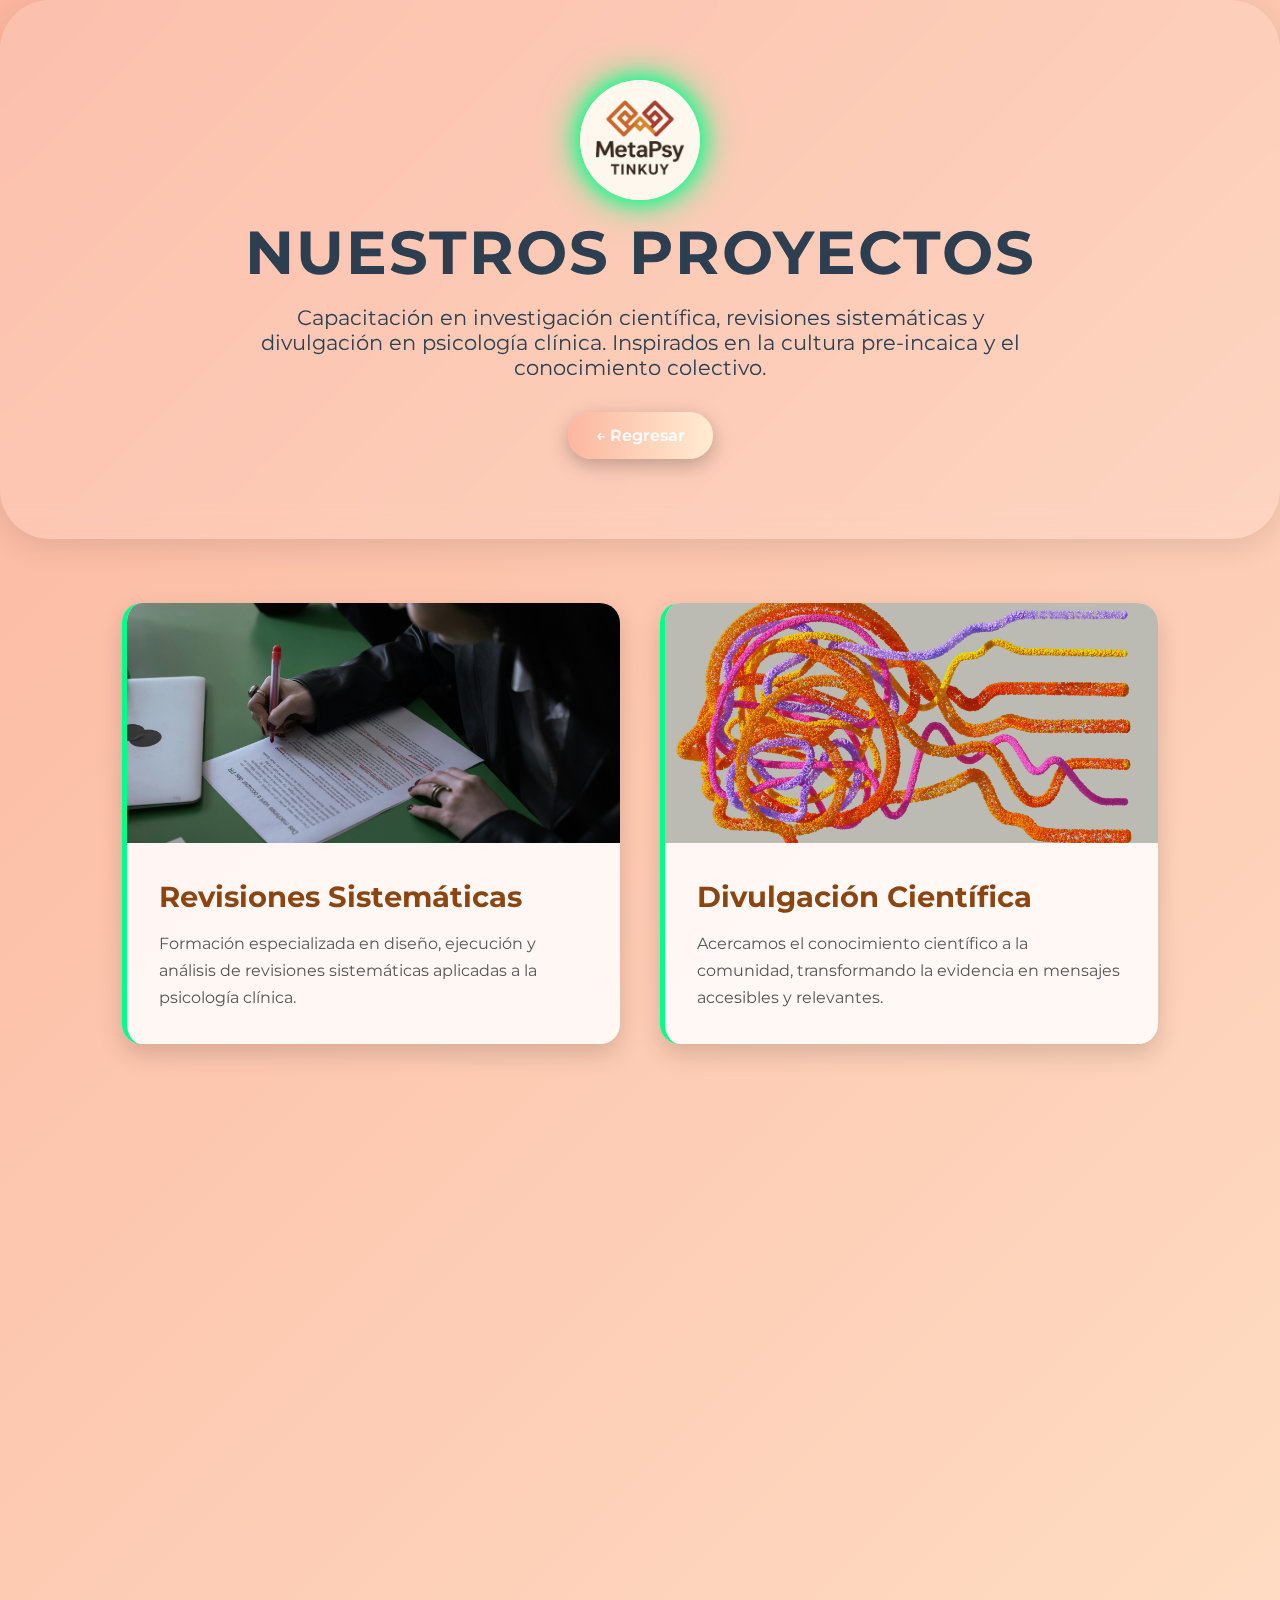
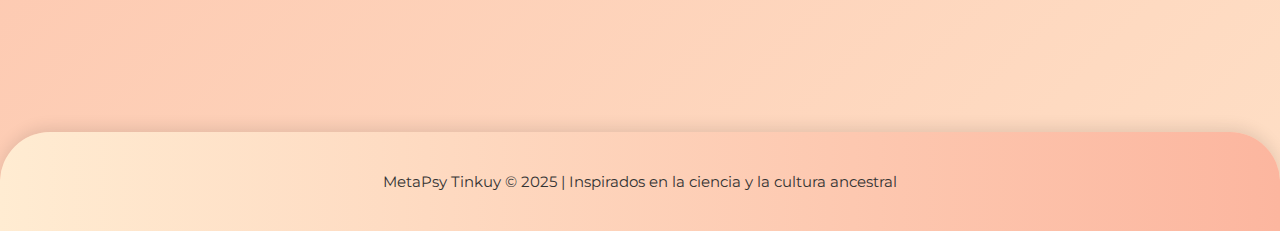
<file: proyectos.html>
<!DOCTYPE html>
<html lang="es">
<head>
<meta charset="UTF-8">
<title>MetaPsy Tinkuy - Proyectos</title>
<link href="https://fonts.googleapis.com/css2?family=Montserrat:wght@400;600;700&display=swap" rel="stylesheet">
<style>
* { margin:0; padding:0; box-sizing:border-box; }
body {
  font-family: 'Montserrat', sans-serif;
  background: linear-gradient(-45deg,#ffecd2,#fcb69f,#ffecd2,#fcb69f);
  background-size:400% 400%;
  animation: gradientBG 20s ease infinite;
  color:#2c3e50;
  scroll-behavior:smooth;
}

/* Header */
header {
  display:flex;
  flex-direction:column;
  align-items:center;
  text-align:center;
  padding:5rem 2rem;
  background: rgba(255,255,255,0.15);
  backdrop-filter: blur(15px);
  border-radius:50px;
  box-shadow:0 8px 30px rgba(0,0,0,0.1);
  animation: fadeInUp 1s ease forwards;
}
header img {
  width:120px;
  border-radius:50%;
  box-shadow:0 0 20px #00ff88,0 0 40px #00ff88;
  margin-bottom:15px;
  animation:auraPulse 2.5s ease-in-out infinite;
  transition: transform 0.5s, box-shadow 0.5s;
}
header img:hover { transform: scale(1.15) rotate(5deg); }
header h1 {
  font-size:3.8rem;
  color:#2c3e50;
  text-transform:uppercase;
  letter-spacing:2px;
  animation:textGlow 2s ease-in-out infinite;
}
header p {
  font-size:1.3rem;
  margin-top:1rem;
  font-weight:400;
  max-width:800px;
}

/* Botones */
.btn {
  display:inline-block;
  margin-top:2rem;
  padding:14px 28px;
  background: linear-gradient(90deg,#fcb69f,#ffecd2);
  color:#fff;
  font-weight:600;
  border:none;
  border-radius:25px;
  cursor:pointer;
  text-decoration:none;
  transition: all 0.3s ease;
  box-shadow:0 6px 20px rgba(0,0,0,0.25);
}
.btn:hover { transform: scale(1.05); box-shadow:0 10px 30px rgba(0,0,0,0.3); }

/* Contenedor principal */
.container {
  max-width:1100px;
  margin:4rem auto;
  padding:0 2rem;
  display:grid;
  grid-template-columns: repeat(auto-fit,minmax(320px,1fr));
  gap:2.5rem;
}

/* Tarjetas */
.card {
  background: rgba(255,255,255,0.85);
  border-radius:20px;
  box-shadow:0 10px 25px rgba(0,0,0,0.15);
  overflow:hidden;
  transform: translateY(40px);
  opacity:0;
  transition: all 0.4s ease;
  border-left:5px solid #00ff88;
}
.card:hover {
  transform: translateY(-10px) scale(1.02);
  box-shadow:0 15px 40px rgba(0,0,0,0.25);
}
.card img {
  width:100%;
  height:240px;
  object-fit:cover;
  transition: transform 0.5s ease, filter 0.5s ease;
  filter:brightness(0.95);
}
.card img:hover { transform: scale(1.05); filter:brightness(1); }
.card-content { padding:2rem; }
.card h2 { font-size:1.8rem; color:#8B4513; margin-bottom:1rem; cursor:pointer; transition: transform 0.3s; }
.card h2:hover { transform:scale(1.05); }
.card p { font-size:1rem; line-height:1.7; color:#555; transition: transform 0.3s ease; }
.card p:hover { transform: translateX(5px); }
.card ul { text-align:left; margin-top:10px; padding-left:20px; }
.card ul li { margin-bottom:5px; }
.card a { display:inline-block; margin-top:8px; color:#008cff; text-decoration:underline; }

/* Logos bases de datos */
.db-logos { display:flex; flex-wrap:wrap; justify-content:center; margin-top:10px; }
.db-logos img { height:50px; margin:10px; cursor:pointer; transition: transform 0.3s, box-shadow 0.3s; }
.db-logos img:hover { transform: scale(1.15) rotate(-2deg); box-shadow:0 0 25px #00ff88; }

/* Modal */
.modal {
  display:none;
  position:fixed;
  z-index:2000;
  left:0;
  top:0;
  width:100%;
  height:100%;
  background-color: rgba(0,0,0,0.7);
  opacity:0;
  align-items:center;
  justify-content:center;
  transition: opacity 0.4s ease;
}
.modal.show { display:flex; opacity:1; }
.modal-content {
  background: linear-gradient(135deg, #ffffff, #f0f0f0);
  margin:auto;
  padding:30px;
  border-radius:25px;
  width:80%;
  max-width:600px;
  text-align:center;
  display:flex;
  flex-direction:column;
  align-items:center;
  justify-content:center;
  transform: translateY(-30px);
  opacity:0;
  transition: all 0.4s ease;
  box-shadow:0 20px 50px rgba(0,0,0,0.25);
}
.modal.show .modal-content { transform: translateY(0); opacity:1; }
.modal-content h2 { margin-bottom:20px; }
.modal-body { display:flex; flex-direction:column; align-items:center; gap:20px; }
.modal-body img { border-radius:20px; max-width:100%; max-height:400px; object-fit:contain; box-shadow:0 5px 25px rgba(0,0,0,0.2); }
.modal-body a.btn { padding:12px 25px; border-radius:20px; font-weight:700; text-transform:uppercase; background: linear-gradient(90deg,#00ff88,#008cff); color:#fff; box-shadow:0 5px 20px rgba(0,140,255,0.3); transition: all 0.3s ease; }
.modal-body a.btn:hover { transform:scale(1.05); box-shadow:0 5px 25px rgba(0,255,136,0.5); }

/* Botón WhatsApp */
.btn-floating {
  position:fixed;
  bottom:25px;
  right:25px;
  background:#25D366;
  color:#fff;
  width:60px;
  height:60px;
  border-radius:50%;
  display:flex;
  align-items:center;
  justify-content:center;
  font-size:1.5rem;
  text-decoration:none;
  box-shadow:0 5px 15px rgba(0,0,0,0.3);
  transition: transform 0.3s ease, box-shadow 0.3s ease;
}
.btn-floating:hover { transform:scale(1.15) rotate(-5deg); box-shadow:0 10px 30px rgba(0,220,150,0.5); }

/* Footer */
footer { text-align:center; padding:2.5rem; background: linear-gradient(90deg,#ffecd2,#fcb69f); color:#333; box-shadow:0 -4px 15px rgba(0,0,0,0.1); margin-top:4rem; border-top-left-radius:50px; border-top-right-radius:50px; }
footer p { font-size:0.95rem; }

/* Animaciones */
@keyframes fadeInUp { to { transform: translateY(0); opacity:1; } }
@keyframes gradientBG { 0% {background-position:0% 50%;} 50% {background-position:100% 50%;} 100% {background-position:0% 50%;} }
@keyframes auraPulse { 0%,100{box-shadow:0 0 15px #00ff88,0 0 35px #00ff88;} 50%{box-shadow:0 0 30px #00ff88,0 0 50px #00ff88;} }
@keyframes textGlow { 0%,100%{text-shadow:2px 2px 10px rgba(0,0,0,0.2);} 50%{text-shadow:0 0 20px #2c3e50,0 0 30px #2c3e50;} }
</style>
</head>
<body>

<header>
<img src="logometapsytinkuy.jpeg" alt="Logo MetaPsy Tinkuy">
<h1>Nuestros Proyectos</h1>
<p>Capacitación en investigación científica, revisiones sistemáticas y divulgación en psicología clínica. Inspirados en la cultura pre-incaica y el conocimiento colectivo.</p>
<a href="index.html" class="btn">← Regresar</a>
</header>

<main class="container">
<!-- Revisión Sistemática -->
<div class="card">
<img src="revisionessistematicas.jpg" alt="Revisiones Sistemáticas">
<div class="card-content">
<h2 id="openModalRevision">Revisiones Sistemáticas</h2>
<p>Formación especializada en diseño, ejecución y análisis de revisiones sistemáticas aplicadas a la psicología clínica.</p>
</div>
</div>

<!-- Divulgación Científica -->
<div class="card">
<img src="divulgacioncientifica.jpg" alt="Divulgación Científica">
<div class="card-content">
<h2 id="openModalDivulgacion">Divulgación Científica</h2>
<p>Acercamos el conocimiento científico a la comunidad, transformando la evidencia en mensajes accesibles y relevantes.</p>
</div>
</div>

<!-- Capacitación Avanzada -->
<div class="card">
<img src="capacitacionespecializada.jpg" alt="Capacitación Avanzada">
<div class="card-content">
<h2 id="openModalCapacitacion">Capacitación Avanzada</h2>
<p>Programas de formación para investigadores y clínicos, integrando herramientas estadísticas, metodológicas y humanistas.</p>
<ul>
<li>Diseño y análisis de estudios científicos</li>
<li>Uso de herramientas estadísticas y software especializado</li>
<li>Revisión de literatura y sistematización de evidencias</li>
<li>Verificación de indexación y quartiles</li>
</ul>
</div>
</div>
</main>

<!-- Modal Revisiones Sistemáticas -->
<div id="modalRevision" class="modal">
<div class="modal-content">
<span class="close" id="closeModalRevision">&times;</span>
<h2>Poster del Seminario</h2>
<div class="modal-body">
<img src="posterseminario.png" alt="Póster Seminario">
<a href="https://docs.google.com/forms/d/e/1FAIpQLSfEjemploDeFormulario/viewform?embedded=true" target="_blank" class="btn">Inscribirse</a>
</div>
</div>
</div>

<!-- Modal Divulgación Científica -->
<div id="modalDivulgacion" class="modal">
<div class="modal-content">
<span class="close" id="closeModalDivulgacion">&times;</span>
<h2>Bases de Datos Científicas</h2>
<p>Selecciona la base de datos que deseas consultar:</p>
<div class="db-logos">
<a href="https://www.researchgate.net/" target="_blank"><img src="researchgate.png" alt="ResearchGate"></a>
<a href="https://www.webofscience.com/" target="_blank"><img src="webofscience.png" alt="Web of Science"></a>
<a href="https://pubmed.ncbi.nlm.nih.gov/" target="_blank"><img src="pubmed.png" alt="PubMed"></a>
<a href="https://www.elsevier.com/" target="_blank"><img src="elsevier.png" alt="Elsevier"></a>
<a href="https://scielo.org/" target="_blank"><img src="scielo.png" alt="SciELO"></a>
<a href="https://link.springer.com/" target="_blank"><img src="springer.png" alt="Springer"></a>
</div>
</div>
</div>

<!-- Modal Capacitación -->
<div id="modalCapacitacion" class="modal">
<div class="modal-content">
<span class="close" id="closeModalCapacitacion">&times;</span>
<h2>Herramientas de verificación</h2>
<p>Selecciona el servicio que deseas consultar:</p>
<p><strong>MIAR:</strong> Para verificar si una revista está <em>indexada</em>.</p>
<a href="https://miar.ub.edu/" target="_blank"><img src="miar-logo.png" alt="Verificación de Indexación" style="height:50px;"></a>
<p><strong>Scimago:</strong> Para consultar el <em>quartil (Q1-Q4)</em> de una revista.</p>
<a href="https://www.scimagojr.com/" target="_blank"><img src="scimago-logo.png" alt="Verificación de Quartil" style="height:50px;"></a>
</div>
</div>

<footer>
<p>MetaPsy Tinkuy © 2025 | Inspirados en la ciencia y la cultura ancestral</p>
</footer>

<script>
// Animación tarjetas
const cards = document.querySelectorAll('.card');
const observer = new IntersectionObserver(entries => {
  entries.forEach(entry => {
    if(entry.isIntersecting){
      entry.target.style.opacity = 1;
      entry.target.style.transform = 'translateY(0)';
      entry.target.style.transition = 'all 0.6s ease-out';
    }
  });
}, {threshold: 0.3});
cards.forEach(card => observer.observe(card));

// Modales unificados
const modales = [
  {open: 'openModalRevision', modal: 'modalRevision', close: 'closeModalRevision'},
  {open: 'openModalDivulgacion', modal: 'modalDivulgacion', close: 'closeModalDivulgacion'},
  {open: 'openModalCapacitacion', modal: 'modalCapacitacion', close: 'closeModalCapacitacion'}
];

modales.forEach(m => {
  const btnOpen = document.getElementById(m.open);
  const modal = document.getElementById(m.modal);
  const btnClose = document.getElementById(m.close);

  btnOpen.onclick = () => modal.classList.add('show');
  btnClose.onclick = () => modal.classList.remove('show');

  window.addEventListener('click', (event) => {
    if(event.target == modal) modal.classList.remove('show');
  });
});
</script>
</body>
</html>
</file>
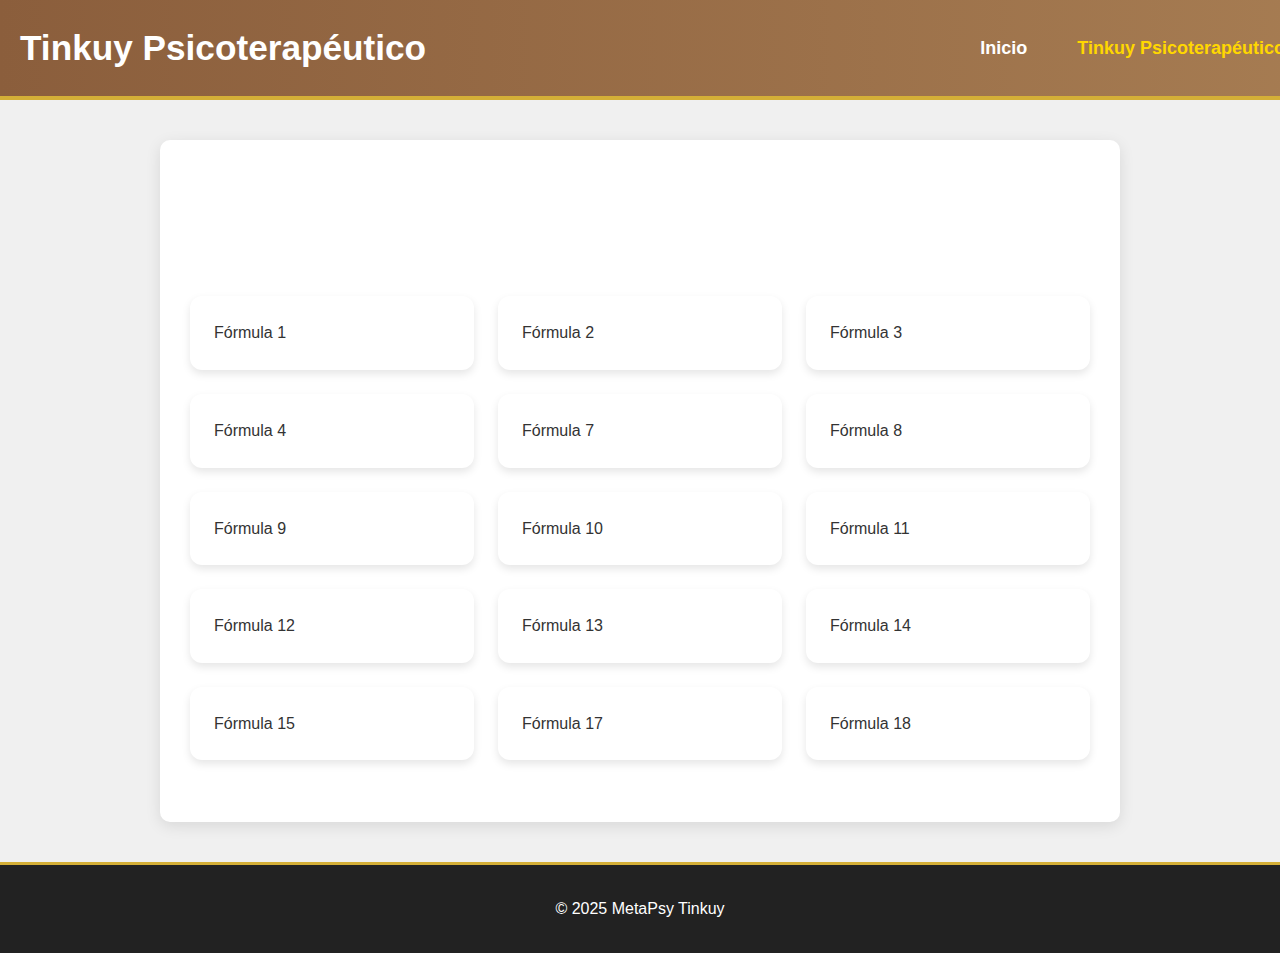
<file: tinkuy_psicoterapeutico.html>
<!DOCTYPE html>
<html lang="es">
<head>
  <meta charset="UTF-8">
  <meta name="viewport" content="width=device-width, initial-scale=1.0">
  <title>Tinkuy Psicoterapéutico</title>
  <link rel="stylesheet" href="../styles.css">
  <style>
    /* === Estilos de tarjetas === */
    .grid {
      display: grid;
      grid-template-columns: repeat(auto-fit, minmax(250px, 1fr));
      gap: 1.5rem;
      margin: 2rem 0;
    }

    .card {
      background: white;
      border-radius: 12px;
      padding: 1.5rem;
      box-shadow: 0 4px 8px rgba(0,0,0,0.1);
      cursor: pointer;
      transition: transform 0.2s ease, box-shadow 0.2s ease;
    }

    .card:hover {
      transform: translateY(-5px);
      box-shadow: 0 6px 12px rgba(0,0,0,0.15);
    }

    /* === Modal === */
    .modal {
      display: none;
      position: fixed;
      z-index: 1000;
      padding-top: 60px;
      left: 0; top: 0;
      width: 100%; height: 100%;
      background: rgba(0,0,0,0.7);
    }

    .modal-content {
      background: #fff;
      margin: auto;
      padding: 2rem;
      border-radius: 12px;
      width: 90%;
      max-width: 600px;
      animation: fadeIn 0.3s ease-in-out;
    }

    .close {
      float: right;
      font-size: 1.5rem;
      font-weight: bold;
      cursor: pointer;
      color: #333;
    }

    @keyframes fadeIn {
      from {opacity: 0; transform: scale(0.9);}
      to {opacity: 1; transform: scale(1);}
    }
  </style>
</head>
<body>
  <header>
    <h1>Tinkuy Psicoterapéutico</h1>
    <nav>
      <ul>
        <li><a href="../index.html">Inicio</a></li>
        <li><a href="index.html" class="active">Tinkuy Psicoterapéutico</a></li>
      </ul>
    </nav>
  </header>

  <main>
    <section>
      <h2>Fórmulas Psicoterapéuticas</h2>
      <div class="grid">
        <!-- Tarjetas de fórmulas -->
        <div class="card" data-modal="modal1">Fórmula 1</div>
        <div class="card" data-modal="modal2">Fórmula 2</div>
        <div class="card" data-modal="modal3">Fórmula 3</div>
        <div class="card" data-modal="modal4">Fórmula 4</div>
        <div class="card" data-modal="modal7">Fórmula 7</div>
        <div class="card" data-modal="modal8">Fórmula 8</div>
        <div class="card" data-modal="modal9">Fórmula 9</div>
        <div class="card" data-modal="modal10">Fórmula 10</div>
        <div class="card" data-modal="modal11">Fórmula 11</div>
        <div class="card" data-modal="modal12">Fórmula 12</div>
        <div class="card" data-modal="modal13">Fórmula 13</div>
        <div class="card" data-modal="modal14">Fórmula 14</div>
        <div class="card" data-modal="modal15">Fórmula 15</div>
        <div class="card" data-modal="modal17">Fórmula 17</div>
        <div class="card" data-modal="modal18">Fórmula 18</div>
      </div>
    </section>
  </main>

  <footer>
    <p>&copy; 2025 MetaPsy Tinkuy</p>
  </footer>

  <!-- Modales -->
  <div id="modal1" class="modal">
    <div class="modal-content">
      <span class="close" data-close="modal1">&times;</span>
      <h2>Fórmula 1</h2>
      <p>Ejemplo de aplicación de la Fórmula 1 en psicoterapia.</p>
    </div>
  </div>

  <div id="modal2" class="modal">
    <div class="modal-content">
      <span class="close" data-close="modal2">&times;</span>
      <h2>Fórmula 2</h2>
      <p>Ejemplo de aplicación de la Fórmula 2 en psicoterapia.</p>
    </div>
  </div>

  <!-- (Aquí irían los demás modales hasta el 18, con placeholders) -->

  <script>
    // Intersection Observer para animaciones
    const observer = new IntersectionObserver(entries => {
      entries.forEach(entry => {
        if (entry.isIntersecting) {
          entry.target.classList.add('animate');
        }
      });
    });

    document.querySelectorAll('.card').forEach(el => observer.observe(el));

    // Script para modales
    const cards = document.querySelectorAll('.card');
    const modals = document.querySelectorAll('.modal');
    const closes = document.querySelectorAll('.close');

    cards.forEach(card => {
      card.addEventListener('click', () => {
        const modalId = card.getAttribute('data-modal');
        document.getElementById(modalId).style.display = 'block';
      });
    });

    closes.forEach(close => {
      close.addEventListener('click', () => {
        const modalId = close.getAttribute('data-close');
        document.getElementById(modalId).style.display = 'none';
      });
    });

    window.onclick = event => {
      modals.forEach(modal => {
        if (event.target === modal) {
          modal.style.display = 'none';
        }
      });
    };
  </script>
</body>
</html>
</file>
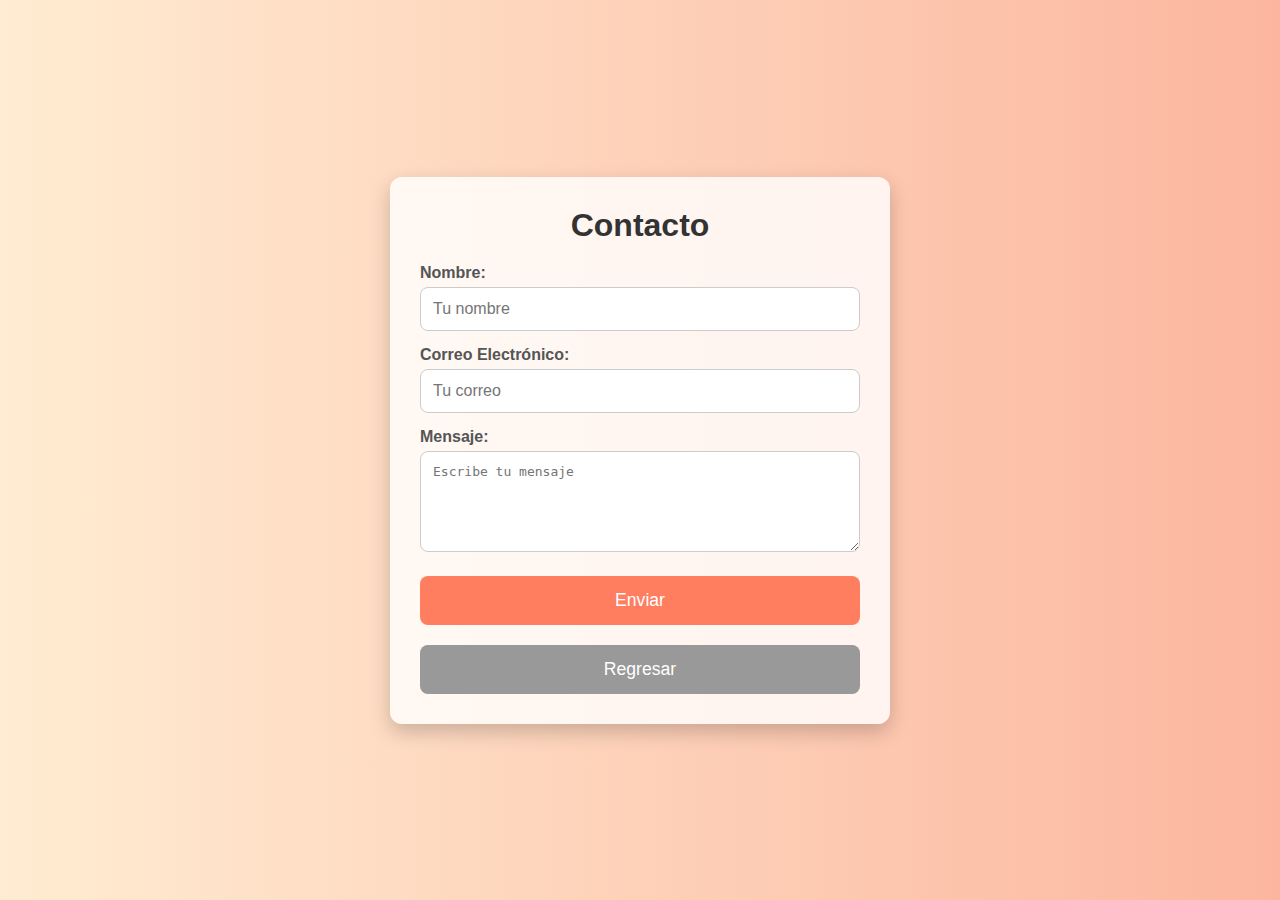
<file: metapsy-tinkuy/contacto.html>
<!DOCTYPE html>
<html lang="es">
<head>
    <meta charset="UTF-8">
    <meta name="viewport" content="width=device-width, initial-scale=1.0">
    <title>Contacto</title>
    <style>
        * {
            margin: 0;
            padding: 0;
            box-sizing: border-box;
        }

        body {
            font-family: Arial, sans-serif;
            background: linear-gradient(to right, #ffecd2, #fcb69f);
            display: flex;
            justify-content: center;
            align-items: center;
            min-height: 100vh;
        }

        .container {
            background-color: #ffffffcc;
            padding: 30px;
            border-radius: 12px;
            box-shadow: 0 8px 20px rgba(0,0,0,0.2);
            width: 100%;
            max-width: 500px;
        }

        h1 {
            text-align: center;
            color: #333;
            margin-bottom: 20px;
        }

        label {
            display: block;
            margin-top: 15px;
            color: #555;
            font-weight: bold;
        }

        input[type="text"], input[type="email"], textarea {
            width: 100%;
            padding: 12px;
            margin-top: 5px;
            border: 1px solid #ccc;
            border-radius: 8px;
            font-size: 1em;
            transition: 0.3s;
        }

        input[type="text"]:focus, input[type="email"]:focus, textarea:focus {
            border-color: #ff7e5f;
            outline: none;
            box-shadow: 0 0 8px rgba(255,126,95,0.3);
        }

        textarea {
            resize: vertical;
        }

        button {
            width: 100%;
            padding: 14px;
            margin-top: 20px;
            background-color: #ff7e5f;
            border: none;
            border-radius: 8px;
            color: white;
            font-size: 1.1em;
            cursor: pointer;
            transition: 0.3s;
        }

        button:hover {
            background-color: #ff5a36;
        }

        .back-btn {
            background-color: #999;
        }

        .back-btn:hover {
            background-color: #777;
        }

        @media (max-width: 600px) {
            .container {
                padding: 20px;
            }
        }
    </style>
</head>
<body>
    <div class="container">
        <h1>Contacto</h1>
        <form action="#" method="POST">
            <label for="nombre">Nombre:</label>
            <input type="text" id="nombre" name="nombre" placeholder="Tu nombre" required>

            <label for="email">Correo Electrónico:</label>
            <input type="email" id="email" name="email" placeholder="Tu correo" required>

            <label for="mensaje">Mensaje:</label>
            <textarea id="mensaje" name="mensaje" rows="5" placeholder="Escribe tu mensaje" required></textarea>

            <button type="submit">Enviar</button>
            <button type="button" class="back-btn" onclick="history.back()">Regresar</button>
        </form>
    </div>
</body>
</html>
</file>
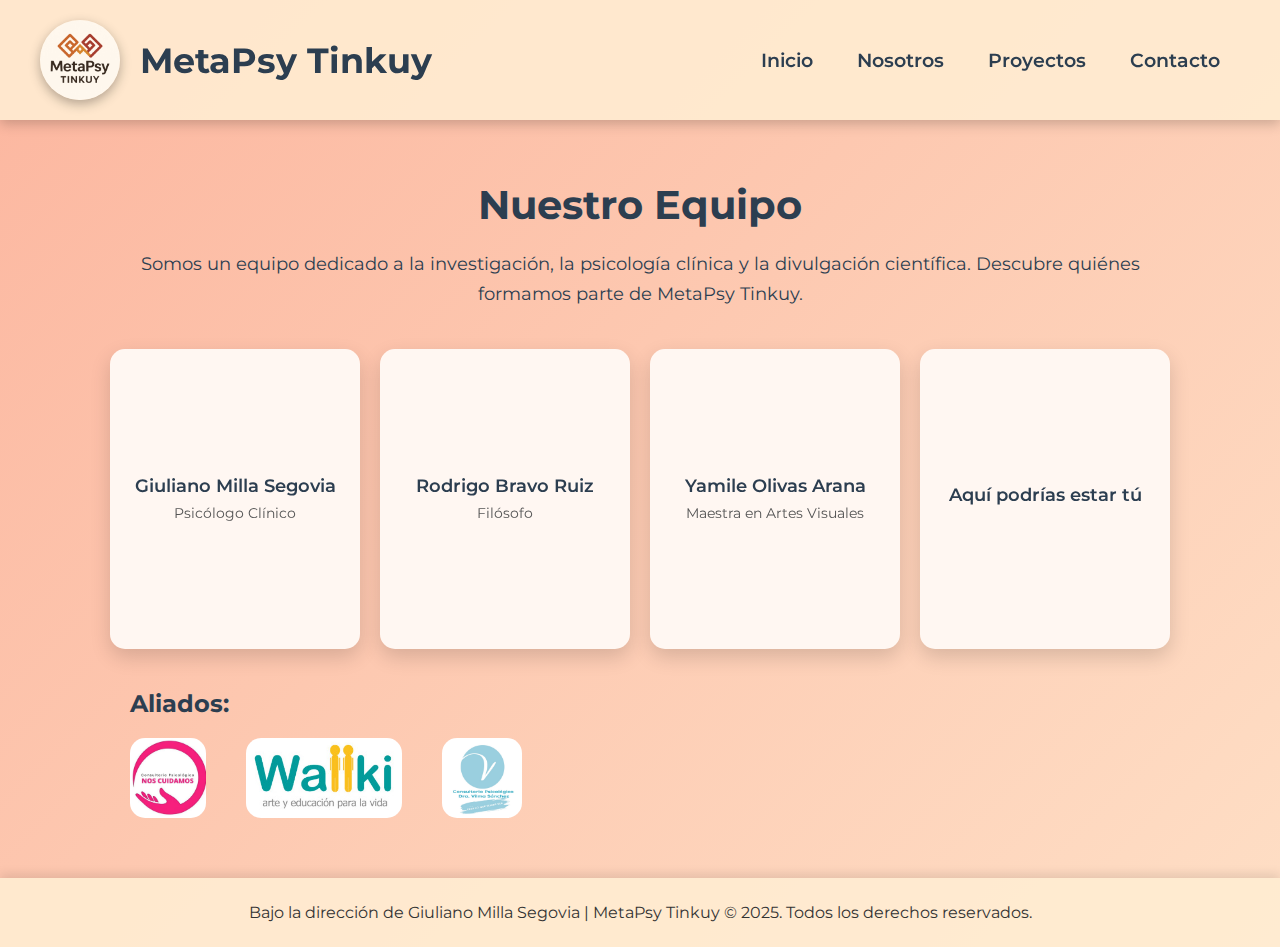
<file: metapsy-tinkuy/nosotros.html>
<!DOCTYPE html>
<html lang="es">
<head>
<meta charset="UTF-8">
<title>MetaPsy Tinkuy - Nosotros</title>
<link href="https://fonts.googleapis.com/css2?family=Montserrat:wght@400;600;700&display=swap" rel="stylesheet">
<style>
* { margin:0; padding:0; box-sizing:border-box; }
body {
  font-family:'Montserrat', sans-serif;
  background: linear-gradient(-45deg, #ffecd2, #fcb69f, #ffecd2, #fcb69f);
  background-size: 400% 400%;
  animation: gradientBG 20s ease infinite;
  color: #2c3e50;
  text-align: center;
}
header {
  display:flex;
  align-items:center;
  justify-content:space-between;
  padding:20px 40px;
  background: rgba(255,236,210,0.9);
  box-shadow: 0 4px 12px rgba(0,0,0,0.2);
  position: sticky;
  top:0;
  z-index:1000;
}
header .logo-title {
  display:flex;
  align-items:center;
}
header img {
  border-radius:50%;
  box-shadow:0 4px 12px rgba(0,0,0,0.3);
  transition: transform 0.5s, box-shadow 0.5s;
  margin-right: 20px;
}
header img:hover {
  transform: scale(1.15) rotate(5deg);
  box-shadow: 0 0 20px rgba(255,126,95,0.6);
}
header h1 {
  font-size:2.2rem;
  color:#2c3e50;
  animation: textPulse 2s infinite;
}
nav a {
  margin: 0 20px;
  text-decoration:none;
  color:#2c3e50;
  font-weight:600;
  font-size:1.2rem;
}
nav a:hover { color:#ff5a36; }

main {
  max-width:1100px;
  margin:60px auto;
  padding:0 20px;
}
h2 { font-size:2.5rem; margin-bottom:20px; animation:textPulse 2s infinite; }
p.intro { font-size:1.1rem; margin-bottom:40px; line-height:1.7; }

.team-cards {
  display:flex;
  flex-wrap:wrap;
  justify-content:center;
  gap:20px;
}

/* Flip Cards mejoradas */
.flip-card { width:250px; height:300px; perspective:1000px; }
.flip-card-inner {
  position:relative;
  width:100%;
  height:100%;
  text-align:center;
  transition: transform 0.8s cubic-bezier(0.4,0.2,0.2,1);
  transform-style:preserve-3d;
  border-radius:15px;
}
.flip-card:hover .flip-card-inner { transform:rotateY(180deg); }

.flip-card-front, .flip-card-back {
  position:absolute;
  width:100%;
  height:100%;
  backface-visibility:hidden;
  border-radius:15px;
  display:flex;
  flex-direction:column;
  justify-content:center;
  align-items:center;
  padding:15px;
  box-shadow:0 8px 20px rgba(0,0,0,0.15);
  font-weight:600;
  font-size:1.1rem;
  background: #fff7f2;
}

.flip-card-front span { 
  display:block;
  margin-top:8px;
  font-weight:400;
  font-size:0.9rem;
  color:#555;
}

.flip-card-back {
  transform: rotateY(180deg);
  font-size:0.9rem;
  line-height:1.4;
  color:#2c3e50;
  background:#fff7f2;
}

/* Aliados */
.aliados-section { margin-top:40px; padding:0 20px; text-align:left; }
.aliados-section h3 { margin-bottom:20px; font-size:1.5rem; }
.aliados-logos {
  display:flex;
  justify-content:flex-start;
  gap:40px;
  flex-wrap:wrap;
}
.aliados-logos img {
  height:80px;
  width:auto;
  transition: transform 0.4s, box-shadow 0.4s;
  border-radius:15px;
}
.aliados-logos img:hover {
  transform: scale(1.2) translateY(-5px);
  box-shadow:0 12px 25px rgba(0,0,0,0.3);
}

/* Animaciones */
@keyframes gradientBG { 0%{background-position:0% 50%;}50%{background-position:100% 50%;}100%{background-position:0% 50%;} }
@keyframes textPulse {0%,100%{ text-shadow:2px 2px 10px rgba(0,0,0,0.2);} 50%{ text-shadow:0 0 25px #2c3e50,0 0 35px #2c3e50; }}
footer { text-align:center; padding:25px; background:rgba(255,236,210,0.9); color:#333; box-shadow:0 -4px 10px rgba(0,0,0,0.1); margin-top:40px; }
</style>
</head>
<body>

<header>
  <div class="logo-title">
    <img src="logometapsytinkuy.jpeg" alt="Logo" width="80">
    <h1>MetaPsy Tinkuy</h1>
  </div>
  <nav>
    <a href="index.html">Inicio</a>
    <a href="nosotros.html">Nosotros</a>
    <a href="proyectos.html">Proyectos</a>
    <a href="contacto.html">Contacto</a>
  </nav>
</header>

<main>
  <h2>Nuestro Equipo</h2>
  <p class="intro">Somos un equipo dedicado a la investigación, la psicología clínica y la divulgación científica. Descubre quiénes formamos parte de MetaPsy Tinkuy.</p>

  <div class="team-cards">
    <div class="flip-card">
      <div class="flip-card-inner">
        <div class="flip-card-front">
          Giuliano Milla Segovia
          <span>Psicólogo Clínico</span>
        </div>
        <div class="flip-card-back">Especialista en Psicología Clínica, Psicoterapeuta y Facilitador de la Ciencia</div>
      </div>
    </div>

    <div class="flip-card">
      <div class="flip-card-inner">
        <div class="flip-card-front">
          Rodrigo Bravo Ruiz
          <span>Filósofo</span>
        </div>
        <div class="flip-card-back">Logoterapeuta y experto en el análisis crítico aplicado a la psicoterapia</div>
      </div>
    </div>

    <div class="flip-card">
      <div class="flip-card-inner">
        <div class="flip-card-front">
          Yamile Olivas Arana
          <span>Maestra en Artes Visuales</span>
        </div>
        <div class="flip-card-back">Arteterapeuta y Especialista en Diseño de Proyectos de Aprendizaje Interdisciplinarios</div>
      </div>
    </div>

    <div class="flip-card">
      <div class="flip-card-inner">
        <div class="flip-card-front">
          Aquí podrías estar tú
          <span></span>
        </div>
        <div class="flip-card-back">Únete a nuestro equipo y aporta tu talento y pasión</div>
      </div>
    </div>
  </div>

  <div class="aliados-section">
    <h3>Aliados:</h3>
    <div class="aliados-logos">
      <img src="consultoriopsicologiconoscuidamos.jpeg" alt="Nos Cuidamos">
      <img src="wallki.jpeg" alt="Wallki">
      <img src="consultoriopsicologicodravilmasanchez.jpeg" alt="Dra. Vilma Sánchez">
    </div>
  </div>

</main>

<footer>
  <p>Bajo la dirección de Giuliano Milla Segovia | MetaPsy Tinkuy © 2025. Todos los derechos reservados.</p>
</footer>

</body>
</html>
</file>
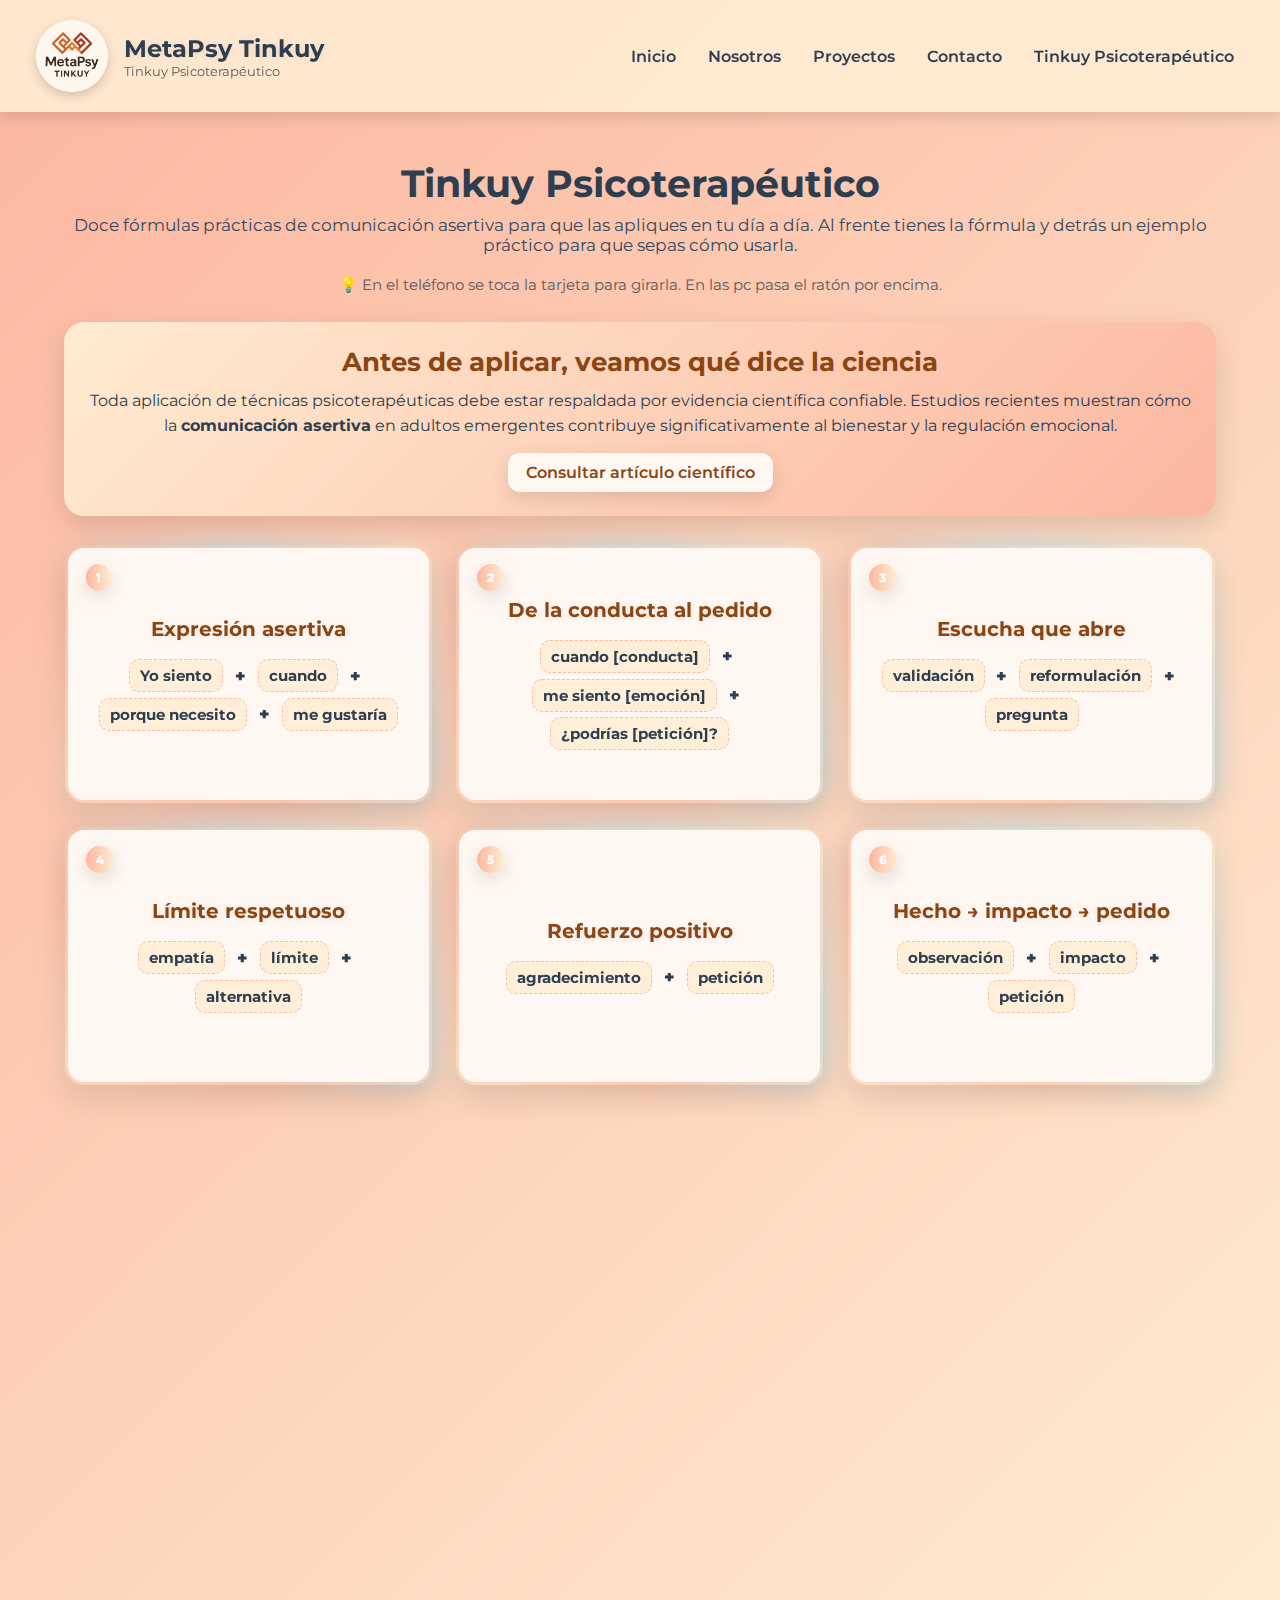
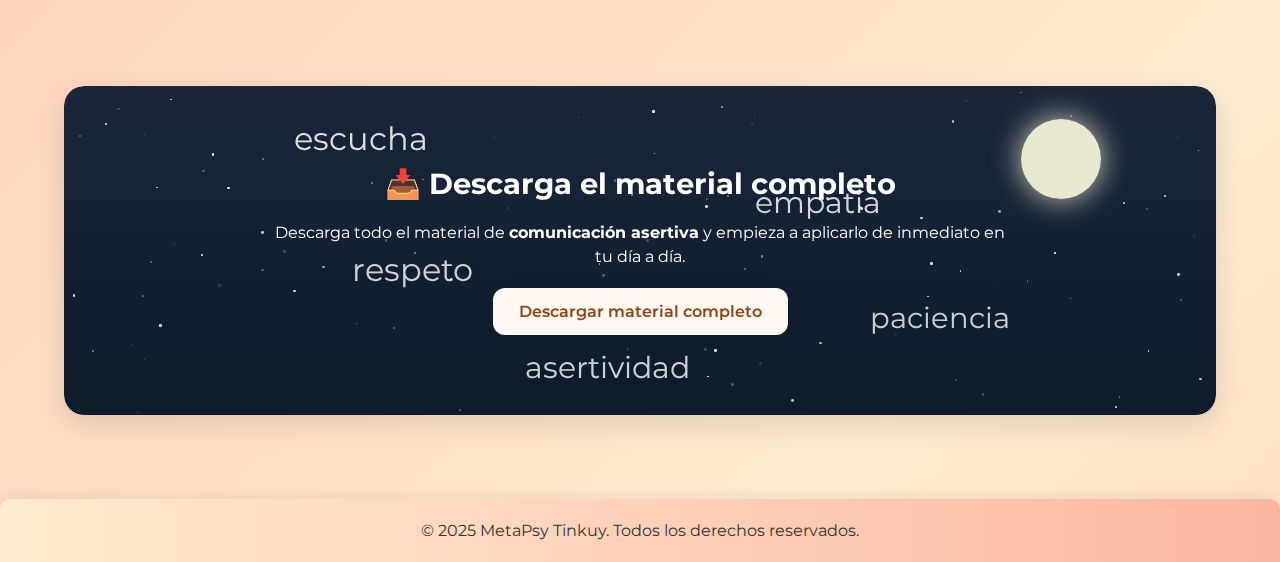
<file: tinkuy_psicoterapeutico/asertividad.html>
<!DOCTYPE html>
<html lang="es">
<head>
  <meta charset="utf-8" />
  <meta name="viewport" content="width=device-width, initial-scale=1" />
  <title>MetaPsy Tinkuy — Tinkuy Psicoterapéutico</title>
  <link rel="icon" href="../favicon.png" type="image/png" />
  <link href="https://fonts.googleapis.com/css2?family=Montserrat:wght@400;600;700&display=swap" rel="stylesheet">

  <style>
    /* ===== BASE ===== */
    * { box-sizing: border-box; margin: 0; padding: 0; }
    html, body { height: 100%; }
    body {
      font-family: 'Montserrat', sans-serif;
      background: linear-gradient(-45deg, #ffecd2, #fcb69f, #ffecd2, #fcb69f);
      background-size: 400% 400%;
      animation: gradientBG 20s ease infinite;
      color: #2c3e50;
      -webkit-font-smoothing:antialiased;
      scroll-behavior: smooth;
      display: flex;
      flex-direction: column;
      min-height: 100vh;
    }

    /* ===== HEADER ===== */
    header {
      display:flex; align-items:center; justify-content:space-between;
      padding:20px 36px;
      background: rgba(255,236,210,0.92);
      box-shadow: 0 4px 15px rgba(0,0,0,0.14);
      position: sticky; top:0; z-index:1100;
      backdrop-filter: blur(6px);
    }
    .logo-title { display:flex; align-items:center; gap:16px; }
    .logo-title img { width:72px; height:72px; border-radius:50%; object-fit:cover; box-shadow: 0 4px 12px rgba(0,0,0,0.18); transition: transform .45s ease; }
    .logo-title img:hover { transform: scale(1.08) rotate(3deg); }
    header h1 { font-size:1.5rem; color:#2c3e50; text-shadow: 1px 1px 8px rgba(0,0,0,0.08); }

    nav { display:flex; gap:12px; align-items:center; }
    nav a { text-decoration:none; color:#2c3e50; font-weight:600; padding:6px 10px; border-radius:8px; transition: all .22s ease; }
    nav a:hover { color:#ff5a36; text-shadow: 0 0 8px #ff5a36; background: rgba(255,255,255,0.35); }

    /* ===== MAIN ===== */
    main { max-width:1200px; width:100%; margin:48px auto; padding: 0 24px; flex:1; }
    main h2 { font-size:2.4rem; text-align:center; margin-bottom:8px; animation:textGlow 2s ease-in-out infinite; }
    main p.lead { text-align:center; font-size:1.05rem; color:#35495e; margin-bottom:20px; }

    .tap-hint { text-align:center; color:#5b5b5b; margin-bottom:18px; font-size:.95rem; }

    /* ===== GRID (3 por fila) ===== */
    .grid {
      display: grid;
      grid-template-columns: repeat(3, 1fr);
      gap: 22px;
      align-items: stretch;
    }
    @media (max-width: 1024px) { .grid { grid-template-columns: repeat(2, 1fr); } }
    @media (max-width: 640px) { .grid { grid-template-columns: 1fr; } }

    /* ===== FLIP CARD - estilo rico (no simplificado) ===== */
    .flip-card { perspective: 1400px; opacity: 0; transform: translateY(24px); transition: opacity .6s ease, transform .6s ease; }
    .flip-card.inview { opacity: 1; transform: translateY(0); }

    .flip-inner {
      position: relative;
      width: 100%;
      height: 260px;
      transform-style: preserve-3d;
      transition: transform .8s cubic-bezier(.2,.7,.2,1);
      border-radius: 20px;
      overflow: visible;
      margin: 0;
    }

    /* rotate on hover for desktop */
    .flip-card:hover .flip-inner { transform: rotateY(180deg); }

    /* class to toggle on touch devices */
    .flip-card.flipped .flip-inner { transform: rotateY(180deg); }

    .flip-face {
      position: absolute;
      inset: 0;
      display: flex;
      flex-direction: column;
      align-items: center;
      justify-content: center;
      padding: 20px 22px;
      backface-visibility: hidden;
      border-radius: 20px;
      background: #fff7f2;
      border: 4px solid transparent;
      background-clip: padding-box;
      box-shadow: 0 12px 30px rgba(0,0,0,0.12);
    }

    /* decorative blurred gradient border behind card */
    .flip-face::before {
      content: "";
      position: absolute;
      inset: -4px;
      border-radius: 24px;
      z-index: -1;
      background: linear-gradient(45deg, #ffecd2, #fcb69f, #a0eaff, #ffecd2);
      filter: blur(14px);
      opacity: .68;
      animation: borderGlow 8s linear infinite;
    }

    .front { text-align:center; gap:10px; }
    .front h3 { margin-bottom:8px; font-size:1.25rem; color:#8B4513; text-shadow: 1px 1px 6px rgba(0,0,0,0.08); }
    .formula { font-weight:700; font-size:1.05rem; color:#2c3e50; display:inline-flex; gap:.35rem; align-items:center; flex-wrap:wrap; justify-content:center; }
    .formula .token { display:inline-block; padding:6px 10px; border-radius:10px; background: rgba(255,236,210,0.8); border: 1px dashed rgba(252,182,159,0.85); font-size:.95rem; }
    .formula .plus { display:inline-block; font-weight:900; padding:0 .40rem; color:#2c3e50; }

    .back { transform: rotateY(180deg); text-align:left; background: linear-gradient(135deg,#ffffff,#f7f7f7); }
    .back h4 { font-size:1.05rem; color:#8B4513; margin-bottom:8px; }
    .back p { color:#333; line-height:1.55; font-size:.99rem; }

    .badge { position: absolute; left: 18px; top: 16px; display:inline-block; font-size:.75rem; font-weight:800; padding:6px 10px; border-radius:999px; background: linear-gradient(90deg,#fcb69f,#ffecd2); color:#fff; box-shadow: 0 6px 18px rgba(0,0,0,0.12); }

    /* subtle hover lift */
    .flip-card .flip-inner { will-change: transform; }
    .flip-card:hover { transform: translateY(-6px); transition: transform .25s ease; }

    /* small screens: reduce height a bit */
    @media (max-width: 480px) {
      .flip-inner { height:220px; }
    }

    /* ===== FOOTER ===== */
    footer { text-align:center; padding:22px 18px; background: linear-gradient(90deg,#ffecd2,#fcb69f); color:#333; border-top-left-radius: 10px; border-top-right-radius:10px; box-shadow: 0 -4px 12px rgba(0,0,0,0.06); }

    /* ===== ANIMACIONES ===== */
    @keyframes gradientBG { 0%{ background-position:0% 50% } 50%{ background-position:100% 50% } 100%{ background-position:0% 50% } }
    @keyframes textGlow { 0%,100%{ text-shadow: 2px 2px 8px rgba(0,0,0,0.12);} 50%{ text-shadow: 0 0 18px #2c3e50; } }
    @keyframes borderGlow { 0%{ transform: rotate(0deg);} 50%{ transform: rotate(180deg);} 100%{ transform: rotate(360deg);} }

    /* small utility */
    .sr-only { position:absolute!important; width:1px;height:1px;padding:0;margin:-1px;overflow:hidden;clip:rect(0,0,0,0);white-space:nowrap;border:0; }
  </style>
</head>

<body>
  <!-- ===== HEADER ===== -->
  <header>
    <div class="logo-title">
      <img src="../logometapsytinkuy.jpeg" alt="Logo MetaPsy Tinkuy" width="72" height="72">
      <div>
        <h1>MetaPsy Tinkuy</h1>
        <div style="font-size:.82rem;color:#5b5b5b;">Tinkuy Psicoterapéutico</div>
      </div>
    </div>

    <nav aria-label="Navegación principal">
      <a href="../index.html">Inicio</a>
      <a href="../nosotros.html">Nosotros</a>
      <a href="../proyectos.html">Proyectos</a>
      <a href="../contacto.html">Contacto</a>
      <a href="./index.html" aria-current="page">Tinkuy Psicoterapéutico</a>
    </nav>
  </header>

  <!-- ===== MAIN ===== -->
  <main>
    <h2>Tinkuy Psicoterapéutico</h2>
    <p class="lead">Doce fórmulas prácticas de comunicación asertiva para que las apliques en tu día a día. Al frente tienes la fórmula y detrás un ejemplo práctico para que sepas cómo usarla.</p>

    <p class="tap-hint">💡 En el teléfono se toca la tarjeta para girarla. En las pc pasa el ratón por encima.</p>

    <!-- ===== Sección de respaldo científico ===== -->
<section id="evidencia-cientifica" style="background: linear-gradient(135deg,#ffecd2,#fcb69f); padding:24px; border-radius:20px; margin:28px 0; box-shadow:0 10px 28px rgba(0,0,0,0.12);">
  <h3 style="color:#8B4513; text-align:center; margin-bottom:12px; font-size:1.6rem;">Antes de aplicar, veamos qué dice la ciencia</h3>
  <p style="color:#2c3e50; font-size:1rem; line-height:1.55; text-align:center; margin-bottom:14px;">
    Toda aplicación de técnicas psicoterapéuticas debe estar respaldada por evidencia científica confiable. Estudios recientes muestran cómo la <strong>comunicación asertiva</strong> en adultos emergentes contribuye significativamente al bienestar y la regulación emocional.
  </p>
  <p style="text-align:center;">
    <a href="https://www.frontiersin.org/articles/10.3389/feduc.2023.1058519/full" target="_blank" style="display:inline-block; padding:10px 18px; font-weight:600; border-radius:12px; background: #fff7f2; color:#8B4513; text-decoration:none; box-shadow:0 6px 18px rgba(0,0,0,0.12); transition: all .22s ease;">
      Consultar artículo científico
    </a>
  </p>
</section>

    <section class="grid" aria-label="Tarjetas de fórmulas">
      <!-- CARD 01 -->
      <article class="flip-card" tabindex="0" role="button" aria-pressed="false" aria-label="Fórmula 1">
        <div class="flip-inner" aria-hidden="false">
          <div class="flip-face front" aria-hidden="false">
            <span class="badge">1</span>
            <h3>Expresión asertiva</h3>
            <p class="formula">
              <span class="token">Yo siento</span>
              <span class="plus">+</span>
              <span class="token">cuando</span>
              <span class="plus">+</span>
              <span class="token">porque necesito</span>
              <span class="plus">+</span>
              <span class="token">me gustaría</span>
            </p>
          </div>

          <div class="flip-face back" aria-hidden="true">
            <h4>Ejemplo</h4>
            <p>"Yo me siento <strong>frustrado</strong> cuando los planes cambian a última hora, porque necesito <strong>organizarme</strong>. Me gustaría que me avises con al menos <strong>24 horas</strong> de anticipación."</p>
          </div>
        </div>
      </article>

      <!-- CARD 02 -->
      <article class="flip-card" tabindex="0" role="button" aria-pressed="false" aria-label="Fórmula 2">
        <div class="flip-inner">
          <div class="flip-face front">
            <span class="badge">2</span>
            <h3>De la conducta al pedido</h3>
            <p class="formula">
              <span class="token">cuando [conducta]</span>
              <span class="plus">+</span>
              <span class="token">me siento [emoción]</span>
              <span class="plus">+</span>
              <span class="token">¿podrías [petición]?</span>
            </p>
          </div>

          <div class="flip-face back">
            <h4>Ejemplo</h4>
            <p>"Cuando hablas por el altavoz durante la noche me siento <strong>tenso</strong> porque necesito <strong>descansar</strong>. ¿Podrías usar audífonos después de las <strong>10 pm</strong>?"</p>
          </div>
        </div>
      </article>

      <!-- CARD 03 -->
      <article class="flip-card" tabindex="0" role="button" aria-pressed="false" aria-label="Fórmula 3">
        <div class="flip-inner">
          <div class="flip-face front">
            <span class="badge">3</span>
            <h3>Escucha que abre</h3>
            <p class="formula">
              <span class="token">validación</span>
              <span class="plus">+</span>
              <span class="token">reformulación</span>
              <span class="plus">+</span>
              <span class="token">pregunta</span>
            </p>
          </div>

          <div class="flip-face back">
            <h4>Ejemplo</h4>
            <p>"Tiene sentido que estés <strong>molesto</strong>. Si entiendo bien, te preocupa el <strong>plazo</strong>. ¿Qué te ayudaría a sentirte más tranquilo ahora?"</p>
          </div>
        </div>
      </article>

      <!-- CARD 04 -->
      <article class="flip-card" tabindex="0" role="button" aria-pressed="false" aria-label="Fórmula 4">
        <div class="flip-inner">
          <div class="flip-face front">
            <span class="badge">4</span>
            <h3>Límite respetuoso</h3>
            <p class="formula">
              <span class="token">empatía</span>
              <span class="plus">+</span>
              <span class="token">límite</span>
              <span class="plus">+</span>
              <span class="token">alternativa</span>
            </p>
          </div>

          <div class="flip-face back">
            <h4>Ejemplo</h4>
            <p>"Entiendo que quieras conversar ahora. <strong>No puedo</strong> atenderte en este momento. ¿Te parece si hablamos a las <strong>6 pm</strong>?"</p>
          </div>
        </div>
      </article>

      <!-- CARD 05 -->
      <article class="flip-card" tabindex="0" role="button" aria-pressed="false" aria-label="Fórmula 5">
        <div class="flip-inner">
          <div class="flip-face front">
            <span class="badge">5</span>
            <h3>Refuerzo positivo</h3>
            <p class="formula">
              <span class="token">agradecimiento</span>
              <span class="plus">+</span>
              <span class="token">petición</span>
            </p>
          </div>

          <div class="flip-face back">
            <h4>Ejemplo</h4>
            <p>"Gracias por tu apoyo con la mudanza. ¿Podrías también ayudarme a <strong>etiquetar las cajas</strong> mañana por la tarde?"</p>
          </div>
        </div>
      </article>

      <!-- CARD 06 -->
      <article class="flip-card" tabindex="0" role="button" aria-pressed="false" aria-label="Fórmula 6">
        <div class="flip-inner">
          <div class="flip-face front">
            <span class="badge">6</span>
            <h3>Hecho → impacto → pedido</h3>
            <p class="formula">
              <span class="token">observación</span>
              <span class="plus">+</span>
              <span class="token">impacto</span>
              <span class="plus">+</span>
              <span class="token">petición</span>
            </p>
          </div>

          <div class="flip-face back">
            <h4>Ejemplo</h4>
            <p>"Noté que el informe llegó <strong>sin las referencias</strong>; me dificulta revisarlo. ¿Podrías <strong>adjuntarlas</strong> hoy?"</p>
          </div>
        </div>
      </article>

      <!-- CARD 07 -->
      <article class="flip-card" tabindex="0" role="button" aria-pressed="false" aria-label="Fórmula 7">
        <div class="flip-inner">
          <div class="flip-face front">
            <span class="badge">7</span>
            <h3>Desescalar</h3>
            <p class="formula">
              <span class="token">pausa</span>
              <span class="plus">+</span>
              <span class="token">hechos</span>
              <span class="plus">+</span>
              <span class="token">colaborar</span>
            </p>
          </div>

          <div class="flip-face back">
            <h4>Ejemplo</h4>
            <p>"Démonos <strong>5 minutos</strong>. Lo que pasó fue que <strong>no llegó el archivo</strong>. Mi intención es <strong>resolverlo juntos</strong>."</p>
          </div>
        </div>
      </article>

      <!-- CARD 08 -->
      <article class="flip-card" tabindex="0" role="button" aria-pressed="false" aria-label="Fórmula 8">
        <div class="flip-inner">
          <div class="flip-face front">
            <span class="badge">8</span>
            <h3>Escucha activa</h3>
            <p class="formula">
              <span class="token">parafraseo</span>
              <span class="plus">+</span>
              <span class="token">reflejo</span>
              <span class="plus">+</span>
              <span class="token">síntesis</span>
            </p>
          </div>

          <div class="flip-face back">
            <h4>Ejemplo</h4>
            <p>"Entonces, lo que dices es que el <strong>plazo</strong> es ajustado y te sientes <strong>presionado</strong>. En resumen, necesitas <strong>apoyo</strong> con la parte final."</p>
          </div>
        </div>
      </article>

      <!-- CARD 09 -->
      <article class="flip-card" tabindex="0" role="button" aria-pressed="false" aria-label="Fórmula 9">
        <div class="flip-inner">
          <div class="flip-face front">
            <span class="badge">9</span>
            <h3>Negociación simple</h3>
            <p class="formula">
              <span class="token">yo necesito</span>
              <span class="plus">+</span>
              <span class="token">negociemos</span>
              <span class="plus">+</span>
              <span class="token">acuerdo</span>
            </p>
          </div>

          <div class="flip-face back">
            <h4>Ejemplo</h4>
            <p>"Yo necesito <strong>dos horas</strong> para terminar. Negociemos la entrega: ¿te parece que lo envíe a las <strong>7 pm</strong> y revisamos mañana?"</p>
          </div>
        </div>
      </article>

      <!-- CARD 10 -->
      <article class="flip-card" tabindex="0" role="button" aria-pressed="false" aria-label="Fórmula 10">
        <div class="flip-inner">
          <div class="flip-face front">
            <span class="badge">10</span>
            <h3>Decir no con respeto</h3>
            <p class="formula">
              <span class="token">aprecio</span>
              <span class="plus">+</span>
              <span class="token">no</span>
              <span class="plus">+</span>
              <span class="token">alternativa</span>
            </p>
          </div>

          <div class="flip-face back">
            <h4>Ejemplo</h4>
            <p>"Aprecio que me consideres. <strong>No puedo</strong> este fin de semana por un <strong>compromiso familiar</strong>. ¿Te parece si te ayudo el <strong>miércoles</strong>?"</p>
          </div>
        </div>
      </article>

      <!-- CARD 11 -->
      <article class="flip-card" tabindex="0" role="button" aria-pressed="false" aria-label="Fórmula 11">
        <div class="flip-inner">
          <div class="flip-face front">
            <span class="badge">11</span>
            <h3>Feedback breve</h3>
            <p class="formula">
              <span class="token">elogio</span>
              <span class="plus">+</span>
              <span class="token">mejora</span>
              <span class="plus">+</span>
              <span class="token">cierre</span>
            </p>
          </div>

          <div class="flip-face back">
            <h4>Ejemplo</h4>
            <p>"Me gustó la <strong>claridad</strong> del informe. Mejoraría la sección de <strong>métodos</strong>. Cierra excelente si agregas las <strong>fuentes</strong>."</p>
          </div>
        </div>
      </article>

      <!-- CARD 12 -->
      <article class="flip-card" tabindex="0" role="button" aria-pressed="false" aria-label="Fórmula 12">
        <div class="flip-inner">
          <div class="flip-face front">
            <span class="badge">12</span>
            <h3>Pedir tiempo</h3>
            <p class="formula">
              <span class="token">tiempo fuera</span>
              <span class="plus">+</span>
              <span class="token">autorregulación</span>
              <span class="plus">+</span>
              <span class="token">reprogramar</span>
            </p>
          </div>

          <div class="flip-face back">
            <h4>Ejemplo</h4>
            <p>"Estoy <strong>muy alterado</strong> ahora y no quiero decir algo que <strong>lamentemos</strong>. Tomo <strong>20 minutos</strong> y retomamos a las <strong>6:30</strong>."</p>
          </div>
        </div>
      </article>

    </section>
<!-- ===== BLOQUE DESCARGA MATERIAL COMPLETO - NOCHE INTERACTIVA ===== -->
<section style="position:relative; padding:80px 24px; border-radius:20px; margin:36px 0; box-shadow:0 10px 28px rgba(0,0,0,0.12); text-align:center; overflow:hidden;">

  <!-- ===== CIELO NOCTURNO ===== -->
  <div class="sky-container" aria-hidden="true" style="position:absolute; inset:0; overflow:hidden; border-radius:20px; z-index:0;">
    <div class="sky" style="position:absolute; inset:0; background: linear-gradient(to top, #0d1b2a, #1b263b);"></div>
    <!-- Estrellas -->
    <div class="stars" style="position:absolute; inset:0; pointer-events:none;"></div>
    <!-- Luna -->
    <div class="moon" style="position:absolute; top:10%; right:10%; width:80px; height:80px; border-radius:50%; background: rgba(255,255,224,0.9); box-shadow:0 0 30px rgba(255,255,224,0.8); cursor:pointer;"></div>
    <!-- Nubes -->
    <div class="cloud-container" style="position:absolute; inset:0; pointer-events:auto; perspective:1000px;">
      <div class="cloud" style="position:absolute; top:5%; left:-250px; width:220px; height:120px; background: rgba(255,255,255,0.15); border-radius:120px; filter: blur(8px); transform: translateZ(80px); animation:cloudMove1 60s linear infinite;"></div>
      <div class="cloud" style="position:absolute; top:20%; left:-280px; width:260px; height:130px; background: rgba(255,255,255,0.12); border-radius:130px; filter: blur(9px); transform: translateZ(60px); animation:cloudMove2 75s linear infinite;"></div>
      <div class="cloud" style="position:absolute; top:40%; left:-300px; width:200px; height:100px; background: rgba(255,255,255,0.1); border-radius:100px; filter: blur(7px); transform: translateZ(40px); animation:cloudMove3 90s linear infinite;"></div>
      <!-- Palabras flotantes -->
      <span class="cloud-word" style="position:absolute; top:10%; left:20%; font-size:2rem; color:rgba(255,255,255,0.85); text-shadow:2px 2px 8px rgba(0,0,0,0.15); animation:floatWord 8s ease-in-out infinite;">escucha</span>
      <span class="cloud-word" style="position:absolute; top:30%; left:60%; font-size:1.9rem; color:rgba(255,255,255,0.82); text-shadow:2px 2px 6px rgba(0,0,0,0.12); animation:floatWord 10s ease-in-out infinite;">empatía</span>
      <span class="cloud-word" style="position:absolute; top:50%; left:25%; font-size:2rem; color:rgba(255,255,255,0.8); text-shadow:2px 2px 6px rgba(0,0,0,0.12); animation:floatWord 12s ease-in-out infinite;">respeto</span>
      <span class="cloud-word" style="position:absolute; top:65%; left:70%; font-size:1.8rem; color:rgba(255,255,255,0.78); text-shadow:2px 2px 6px rgba(0,0,0,0.12); animation:floatWord 14s ease-in-out infinite;">paciencia</span>
      <span class="cloud-word" style="position:absolute; top:80%; left:40%; font-size:1.9rem; color:rgba(255,255,255,0.8); text-shadow:2px 2px 6px rgba(0,0,0,0.12); animation:floatWord 16s ease-in-out infinite;">asertividad</span>
    </div>
  </div>

  <!-- ===== CONTENIDO DEL BLOQUE ===== -->
  <div style="position:relative; z-index:1;">
    <h3 style="color:#fff; font-size:1.8rem; margin-bottom:20px;">📥 Descarga el material completo</h3>
    <p style="max-width:750px; margin:12px auto; color:#fff; font-size:1rem; line-height:1.55;">
      Descarga todo el material de <strong>comunicación asertiva</strong> y empieza a aplicarlo de inmediato en tu día a día.
    </p>
    <p style="margin-top:18px;">
      <a href="metapsy_tinkuy_material_asertividad.pdf" download
         style="display:inline-block; padding:14px 26px; font-weight:600; border-radius:12px; background:#fff7f2; color:#8B4513; text-decoration:none; box-shadow:0 6px 18px rgba(0,0,0,0.12); transition: all .22s ease;">
        Descargar material completo
      </a>
    </p>
  </div>

</section>

<style>
  /* Animaciones de nubes */
  @keyframes cloudMove1 {0%{left:-250px;} 100%{left:120%;}}
  @keyframes cloudMove2 {0%{left:-280px;} 100%{left:130%;}}
  @keyframes cloudMove3 {0%{left:-300px;} 100%{left:125%;}}

  /* Palabras flotantes */
  @keyframes floatWord {0%,100%{transform: translateY(0);} 50%{transform: translateY(-14px);}}
</style>

<script>
  const starsContainer = document.querySelector('.stars');
  const cloudWords = document.querySelectorAll('.cloud-word');
  const clouds = document.querySelectorAll('.cloud');
  const moon = document.querySelector('.moon');

  // Estrellas fijas
  for(let i=0;i<120;i++){
    const star = document.createElement('div');
    star.style.position='absolute';
    const size = Math.random()*2 + 1;
    star.style.width = `${size}px`;
    star.style.height = `${size}px`;
    star.style.borderRadius='50%';
    star.style.background='white';
    star.style.top = `${Math.random()*100}%`;
    star.style.left = `${Math.random()*100}%`;
    star.style.opacity = Math.random();
    starsContainer.appendChild(star);
  }

  // Estrellas fugaces curvas y aleatorias
  function createCurvedShootingStar(){
    const star = document.createElement('div');
    star.style.position='absolute';
    const startX = -50;
    const startY = Math.random()*50;
    const endX = 800 + Math.random()*200;
    const endY = 400 + Math.random()*100;
    const size = Math.random()*2 +1;
    star.style.width = `${size}px`;
    star.style.height = `${size*30}px`;
    star.style.background='linear-gradient(white, rgba(255,255,255,0))';
    star.style.top = `${startY}%`;
    star.style.left = `${startX}px`;
    star.style.transform = `rotate(${30 + Math.random()*30}deg)`;
    star.style.opacity = 1;
    star.style.pointerEvents = 'none';
    star.style.zIndex = 0;
    starsContainer.appendChild(star);

    const duration = 1200 + Math.random()*800;
    const startTime = performance.now();

    function animateStar(time){
      let t = (time - startTime)/duration;
      if(t>1) t=1;
      const x = startX + (endX-startX)*t;
      const y = startY*4 + (endY-startY*4)*t + 50*Math.sin(t*Math.PI*3);
      star.style.left = x+'px';
      star.style.top = y+'px';
      star.style.opacity = 1-t;

      cloudWords.forEach(word=>{
        const rect = word.getBoundingClientRect();
        const dx = (rect.left + rect.width/2) - x;
        const dy = (rect.top + rect.height/2) - y;
        const dist = Math.sqrt(dx*dx + dy*dy);
        if(dist < 100){
          word.style.transition='color 0.2s ease';
          word.style.color='rgba(255,255,255,1)';
        } else {
          word.style.color='';
        }
      });

      if(t<1) requestAnimationFrame(animateStar);
      else starsContainer.removeChild(star);
    }
    requestAnimationFrame(animateStar);
  }
  setInterval(createCurvedShootingStar, 2000);

  // ===== Interactividad de viento =====
  const skyContainer = document.querySelector('.cloud-container');
  skyContainer.addEventListener('mousemove', e=>{
    const centerX = window.innerWidth/2;
    const centerY = window.innerHeight/2;
    const dx = (e.clientX - centerX)/centerX;
    const dy = (e.clientY - centerY)/centerY;
    clouds.forEach((cloud,i)=>{
      cloud.style.transform = `translateZ(${80-i*20}px) translateX(${dx*20}px) translateY(${dy*10}px)`;
    });
    cloudWords.forEach((word,i)=>{
      word.style.transform = `translateY(${Math.sin(Date.now()/1000+i)*10 + dy*15}px) translateX(${dx*10}px)`;
    });
  });
</script>

    
  </main>

  <!-- ===== FOOTER ===== -->
  <footer>
    <p>&copy; 2025 MetaPsy Tinkuy. Todos los derechos reservados.</p>
  </footer>

  <script>
    // Intersection Observer: animar cards al entrar en viewport
    const io = new IntersectionObserver((entries) => {
      entries.forEach(entry => {
        if (entry.isIntersecting) entry.target.classList.add('inview');
      });
    }, { threshold: 0.18 });

    document.querySelectorAll('.flip-card').forEach(card => io.observe(card));

    // Soporte táctil / click: togglear clase 'flipped' en la tarjeta
    document.querySelectorAll('.flip-card').forEach(card => {
      card.addEventListener('click', (e) => {
        // evita que el clic sobre enlaces dentro de la tarjeta active el flip
        if (e.target.closest('a')) return;
        card.classList.toggle('flipped');
        card.setAttribute('aria-pressed', card.classList.contains('flipped'));
      });

      // accesibilidad: Enter o Espacio activa el flip
      card.addEventListener('keydown', (e) => {
        if (e.key === 'Enter' || e.key === ' ') {
          e.preventDefault();
          card.classList.toggle('flipped');
          card.setAttribute('aria-pressed', card.classList.contains('flipped'));
        }
      });
    });

    // Evitar que tarjeta quede marcada si se hace focus y se desplaza fuera
    window.addEventListener('resize', () => {
      document.querySelectorAll('.flip-card.flipped').forEach(c => {
        // en pantallas grandes dejamos el hover; en móviles aseguramos el estado
        if (window.innerWidth > 900) c.classList.remove('flipped');
      });
    });
  </script>
</body>
</html>
</file>
<file: styles.css>
/* ===== Estilos generales ===== */
body {
  font-family: Arial, Helvetica, sans-serif;
  margin: 0;
  padding: 0;
  background-color: #f0f0f0; /* gris claro de fondo */
  color: #333;
  line-height: 1.6;
}

/* ===== Encabezado ===== */
header {
  width: 100%;
  margin: 0;
  padding: 20px;
  display: flex;
  align-items: center;
  justify-content: space-between;
  background: linear-gradient(to right, #8B5E3C, #A67C52); /* marrón degradado */
  color: #fff;
  border-bottom: 4px solid #D4AF37; /* dorado */
}

header h1 {
  margin: 0;
  font-size: 2.2rem;
}

/* ===== Navegación ===== */
header nav a {
  color: #fff7e6; /* crema */
  font-size: 18px;
  font-weight: bold;
  text-decoration: none;
  margin: 0 15px;
  transition: all 0.3s ease;
}

header nav a:hover {
  color: #ffffff;
}

/* ===== Contenido principal ===== */
main {
  max-width: 900px;
  margin: 40px auto;
  padding: 30px;
  background: #fff;
  border-radius: 10px;
  box-shadow: 0 4px 15px rgba(0,0,0,0.1);
}

/* ===== Títulos animados ===== */
h2, h3 {
  font-family: Arial, sans-serif;
  background: linear-gradient(90deg, #D4AF37, #8B5E3C); /* dorado a marrón */
  -webkit-background-clip: text;
  -webkit-text-fill-color: transparent;
  text-shadow: 1px 1px 4px rgba(0,0,0,0.2);
  transition: all 0.4s ease;
  margin-top: 30px;

  /* detalles uniformes con Inicio */
  border-left: 4px solid #d9a066; 
  padding-left: 10px;
}

h2:hover, h3:hover {
  background: linear-gradient(90deg, #FFD700, #FF8C00); /* dorado brillante a cobre */
  -webkit-background-clip: text;
  -webkit-text-fill-color: transparent;
  transform: scale(1.05);
}

/* ===== Formularios ===== */
form {
  margin-top: 20px;
}

label {
  font-weight: bold;
}

input, textarea, button {
  width: 100%;
  padding: 10px;
  margin-top: 8px;
  border: 1px solid #ccc;
  border-radius: 5px;
  box-sizing: border-box;
}

button {
  background: #2575fc;
  color: white;
  font-size: 1rem;
  cursor: pointer;
  transition: background 0.3s ease;
}

button:hover {
  background: #6a11cb;
}

/* ===== Footer ===== */
footer {
  background: #222;
  color: #fff;
  text-align: center;
  padding: 15px;
  margin-top: 30px;
  border-top: 3px solid #D4AF37;
}
/* Encabezado con degradado */
.main-header {
  display: flex;
  align-items: center;
  justify-content: space-between;
  padding: 20px;
  background: linear-gradient(90deg, #8B5E3C, #D2A679);
}

/* Logo */
.logo {
  display: flex;
  align-items: center;
}
.logo img {
  border-radius: 50%;
  box-shadow: 0 4px 12px rgba(0,0,0,0.3);
  transition: transform 0.3s;
}
.logo img:hover {
  transform: scale(1.1);
}
.logo h1 {
  margin-left: 15px;
  font-family: Arial, sans-serif;
  color: #fff;
  font-size: 28px;
}

/* Menú */
nav ul {
  list-style: none;
  display: flex;
  gap: 20px;
  margin: 0;
  padding: 0;
}
nav ul li a {
  text-decoration: none;
  color: #fff;
  font-size: 18px;
  font-weight: bold;
  transition: color 0.3s;
}
nav ul li a:hover,
nav ul li a.active {
  color: #FFD700; /* dorado */
}

/* Línea dorada debajo del header */
.header-line {
  height: 4px;
  background: #FFD700;
}

/* Contenedor general */
.content-box {
  background: white;
  padding: 25px;
  margin: 40px auto;
  border-radius: 10px;
  max-width: 700px;
  box-shadow: 0 4px 12px rgba(0,0,0,0.1);
}

/* Formulario */
form {
  display: flex;
  flex-direction: column;
  gap: 15px;
}
form label {
  font-weight: bold;
  color: #8B4513;
}
form input, form textarea {
  padding: 10px;
  border: 1px solid #ccc;
  border-radius: 6px;
  font-size: 16px;
  width: 100%;
}
form textarea {
  min-height: 120px;
  resize: vertical;
}
form button {
  background: #8B4513;
  color: white;
  border: none;
  padding: 12px 20px;
  font-size: 16px;
  font-weight: bold;
  border-radius: 6px;
  cursor: pointer;
  transition: background 0.3s;
  max-width: 200px;
}
form button:hover {
  background: #A0522D;
}
@keyframes pulseText {
  0%, 100% { transform: scale(1); text-shadow: 2px 2px 8px rgba(0,0,0,0.2); }
  50% { transform: scale(1.05); text-shadow: 0 0 20px #2c3e50, 0 0 30px #2c3e50; }
}

h2 {
  font-size: 2.5em;
  margin-bottom: 20px;
  color: #333;
  opacity: 0;
  transform: translateY(30px);
  animation: fadeInUp 1s forwards, pulseText 2s ease-in-out infinite;
}
/* ===== ANIMACIONES ===== */
@keyframes fadeInUp {
  to { opacity: 1; transform: translateY(0); }
}

@keyframes gradientBG {
  0% {background-position:0% 50%;}
  50% {background-position:100% 50%;}
  100% {background-position:0% 50%;}
}

/* NUEVO: Efecto de brillo que late para h2 */
@keyframes textGlow {
  0%, 100% { text-shadow: 2px 2px 8px rgba(0,0,0,0.2); }
  50% { text-shadow: 0 0 20px #2c3e50, 0 0 30px #2c3e50; }
}

h2 {
  font-size: 2.5em;
  margin-bottom: 20px;
  color: #333;
  opacity: 0;
  transform: translateY(30px);
  animation: fadeInUp 1s forwards, textGlow 2s ease-in-out infinite;
}
</file>
